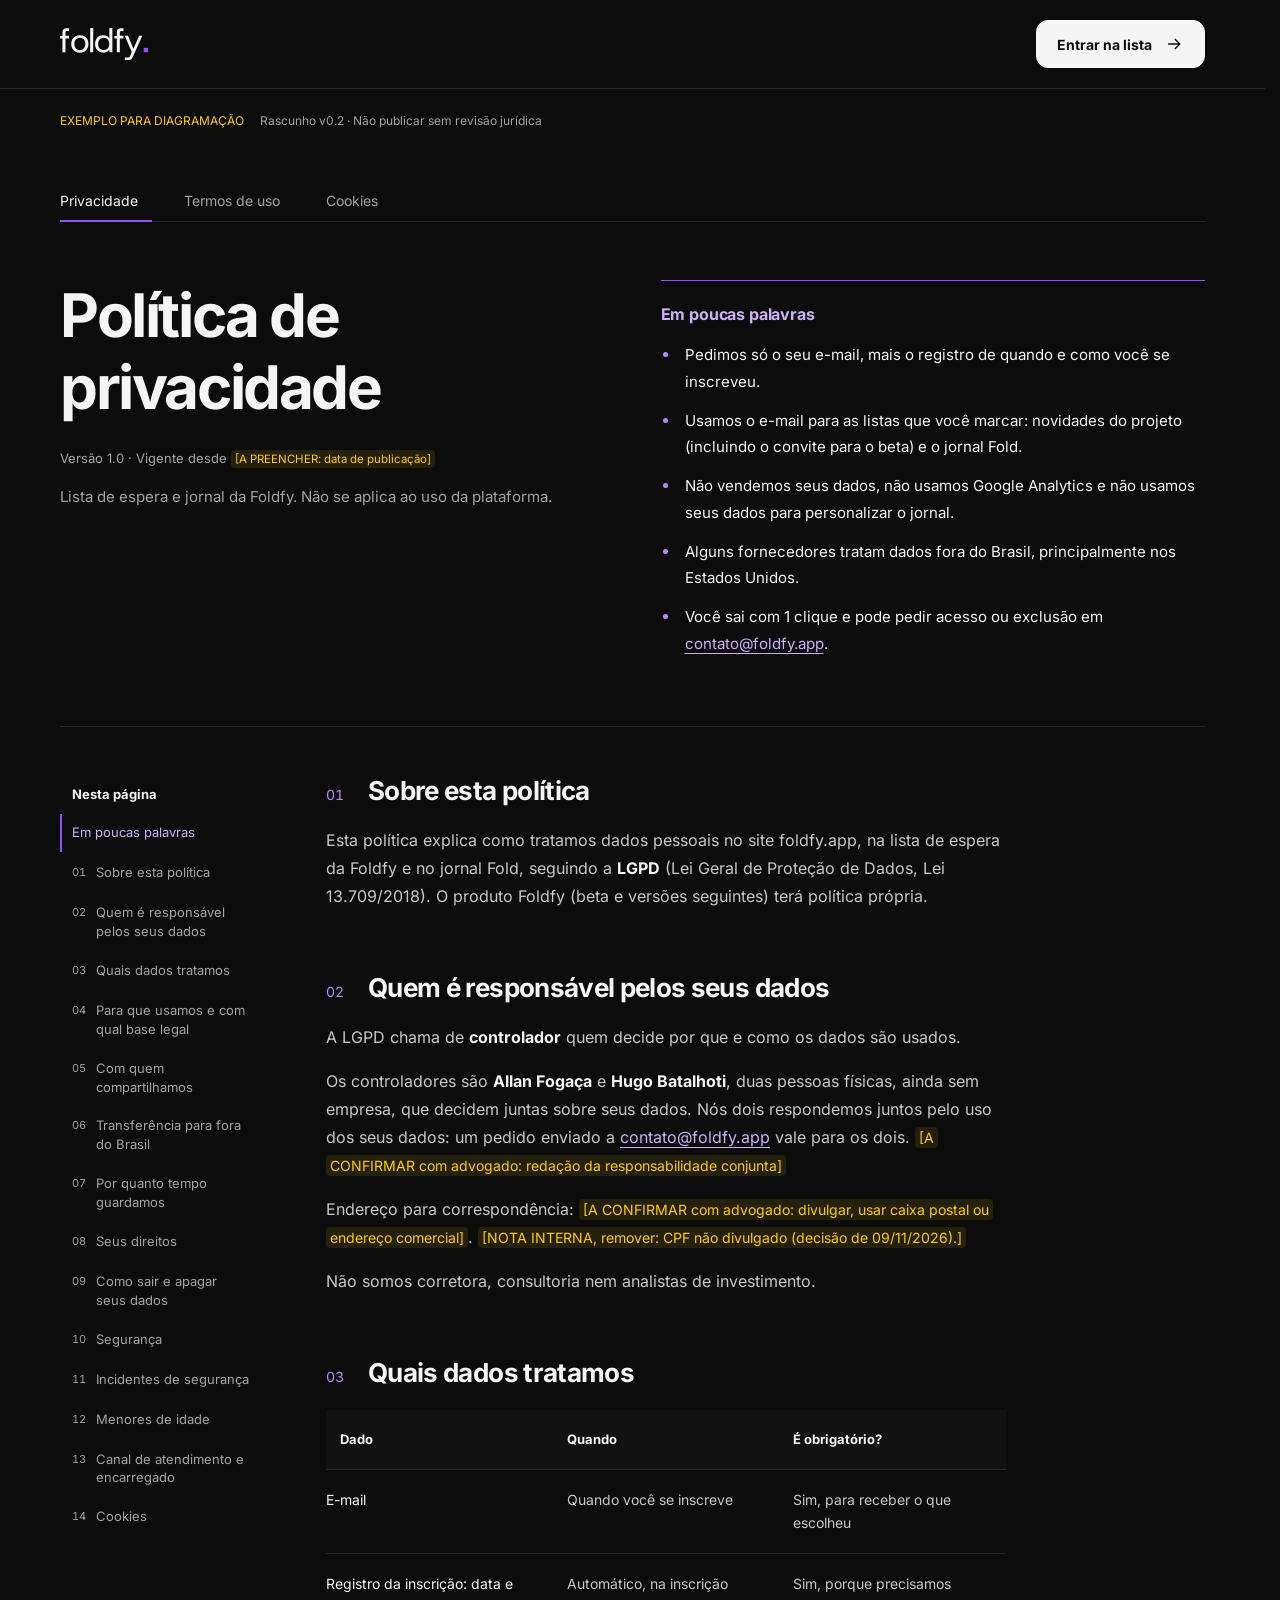
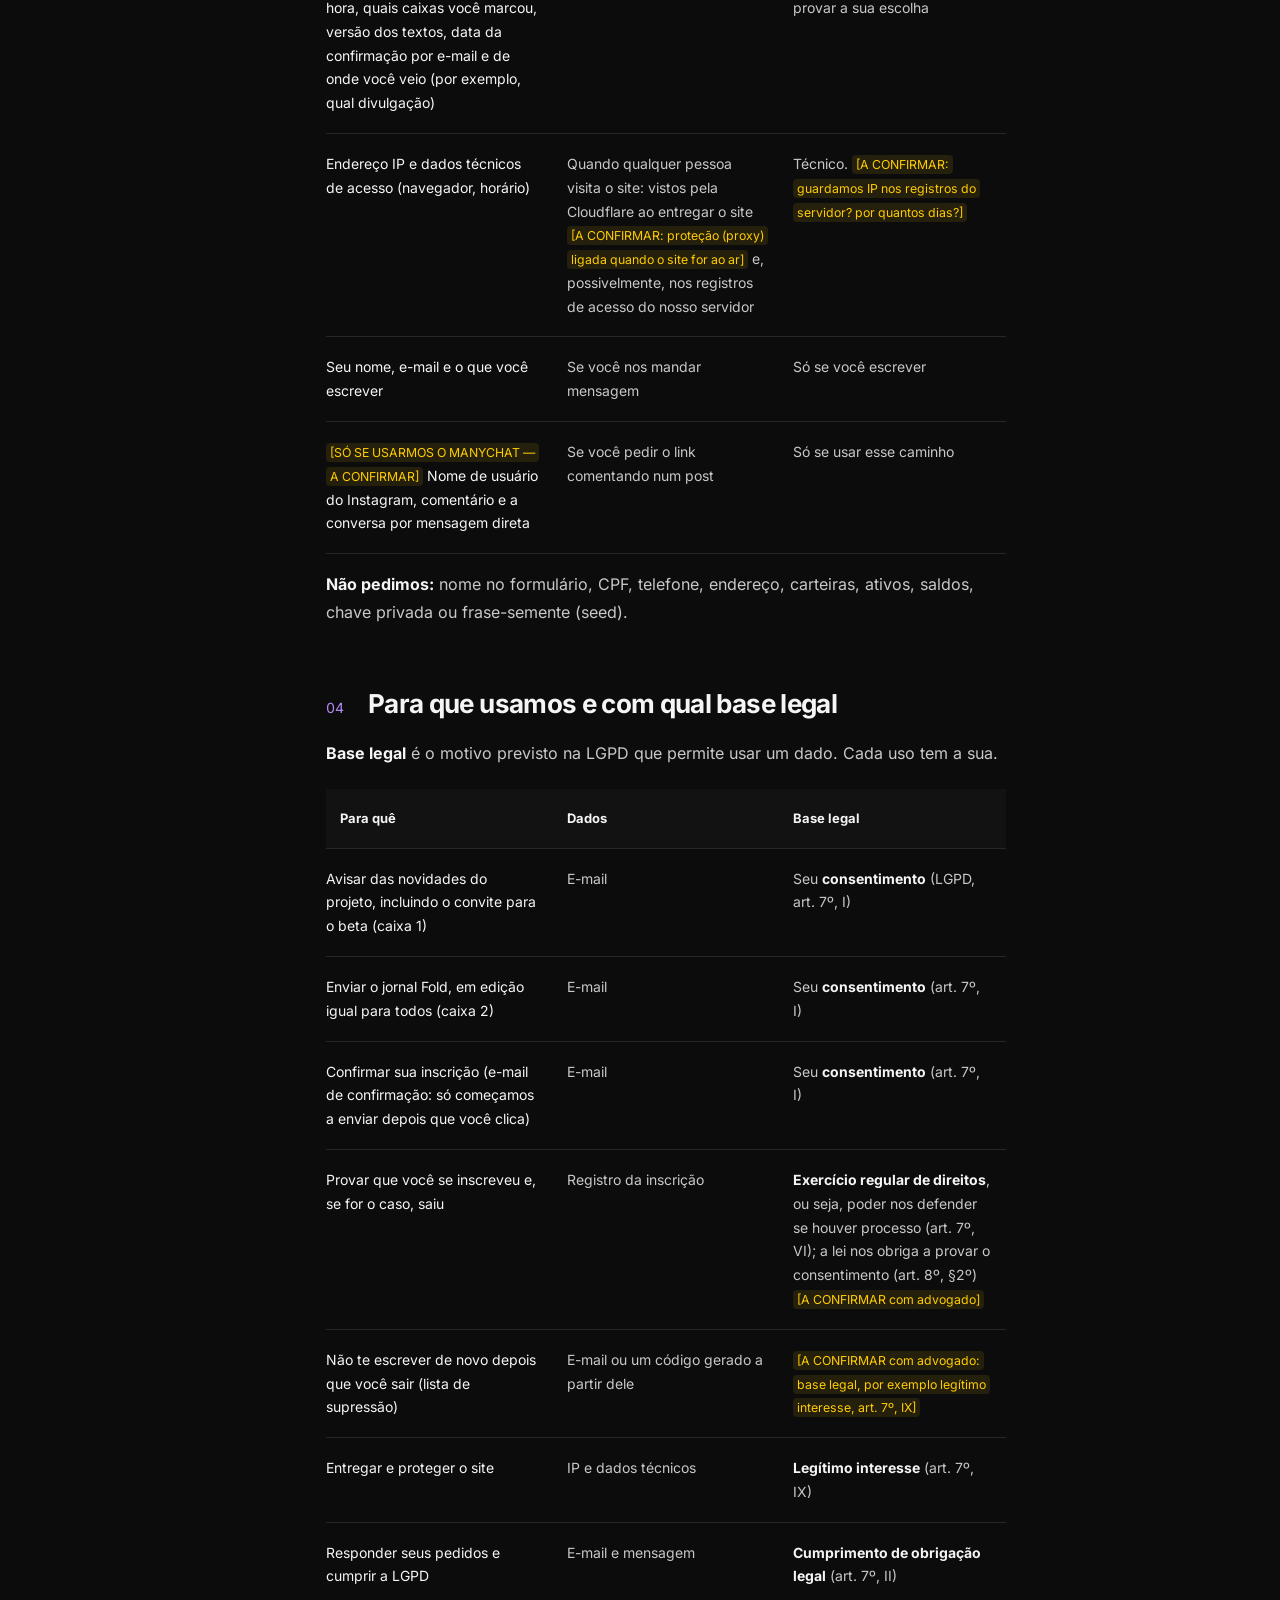
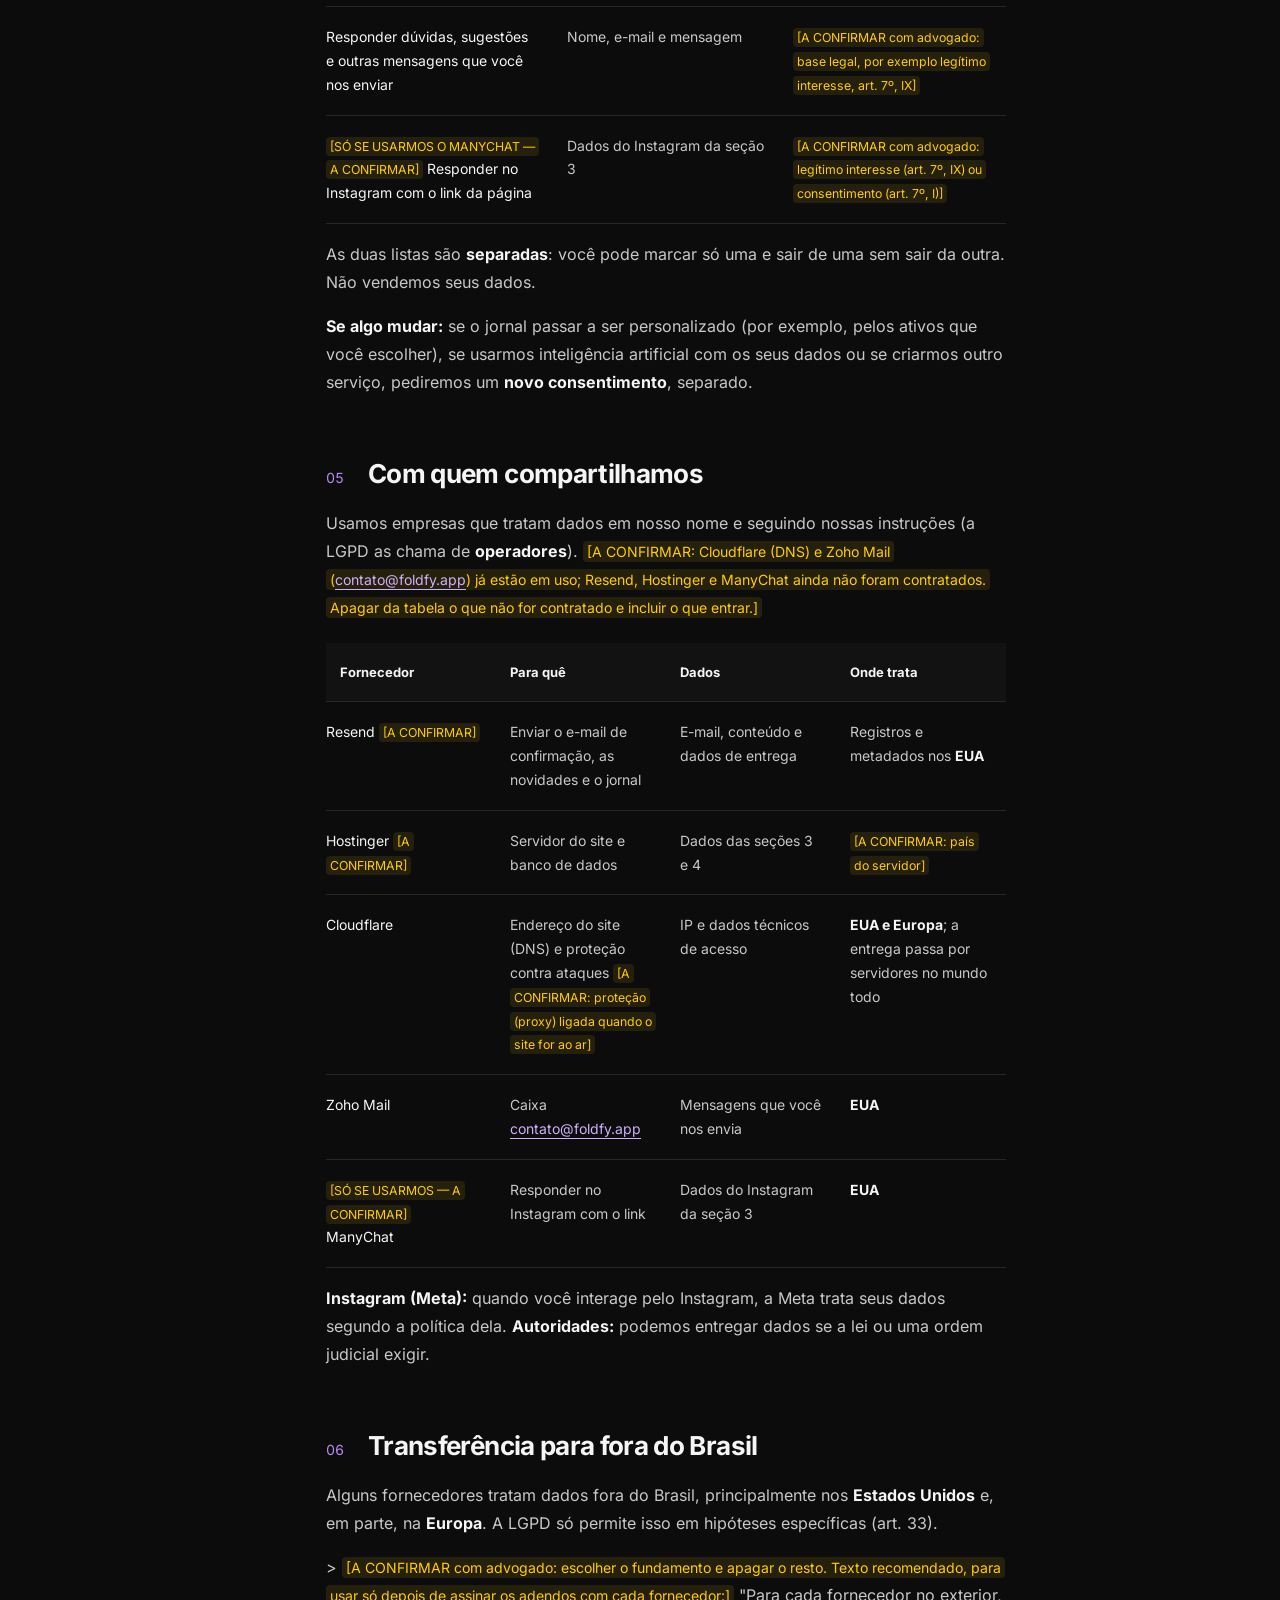
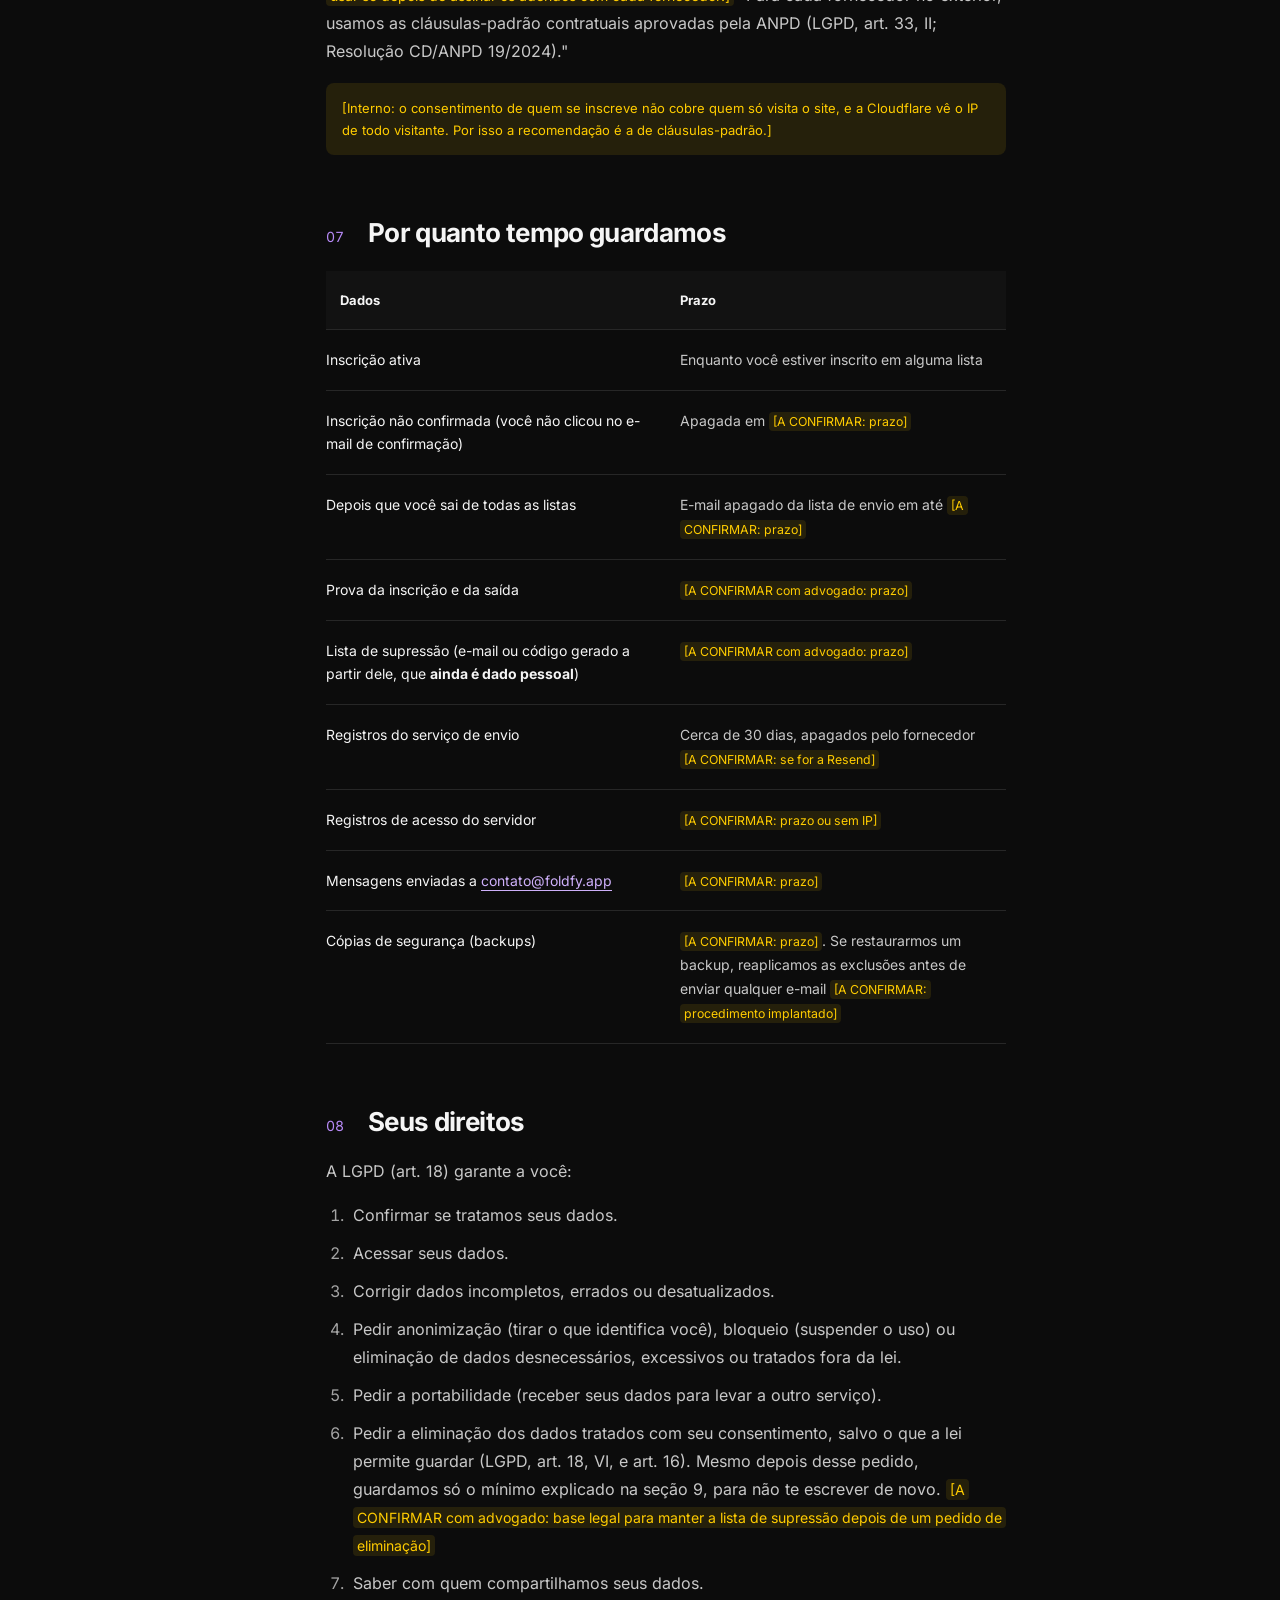
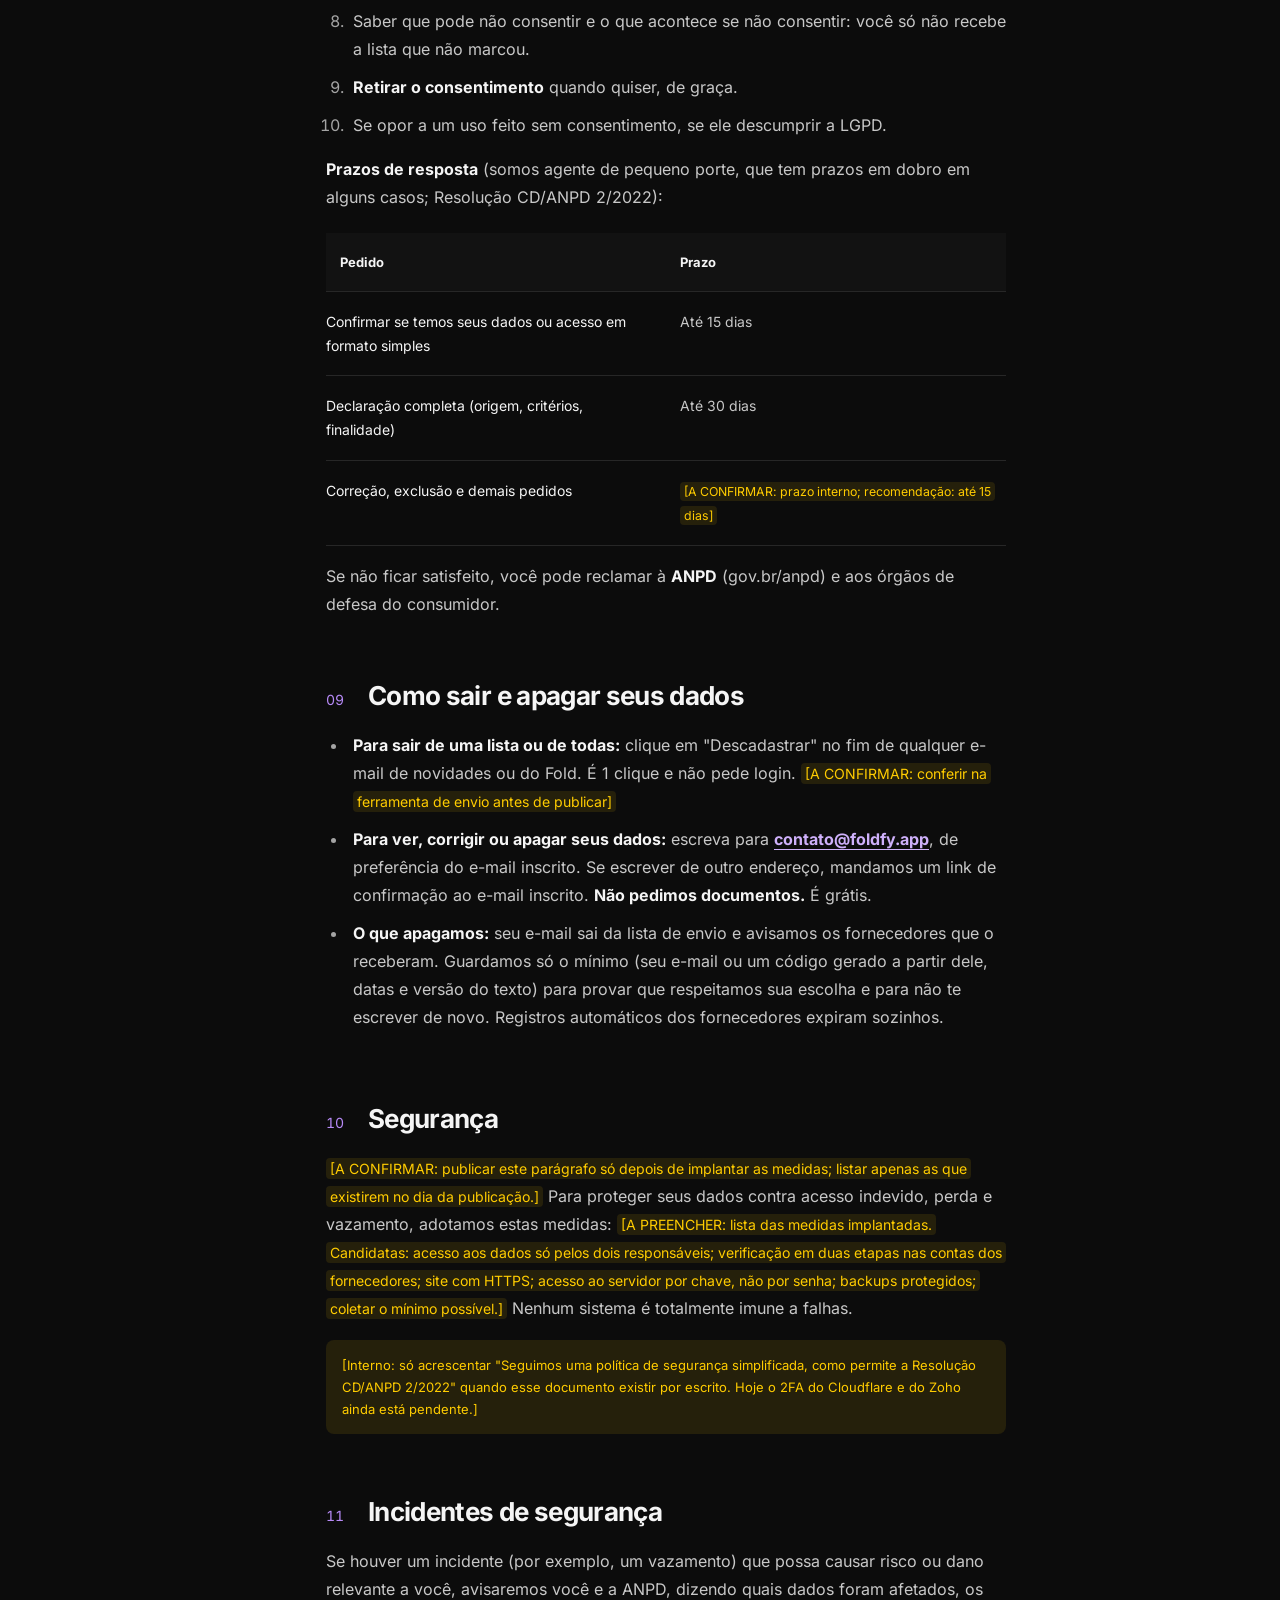
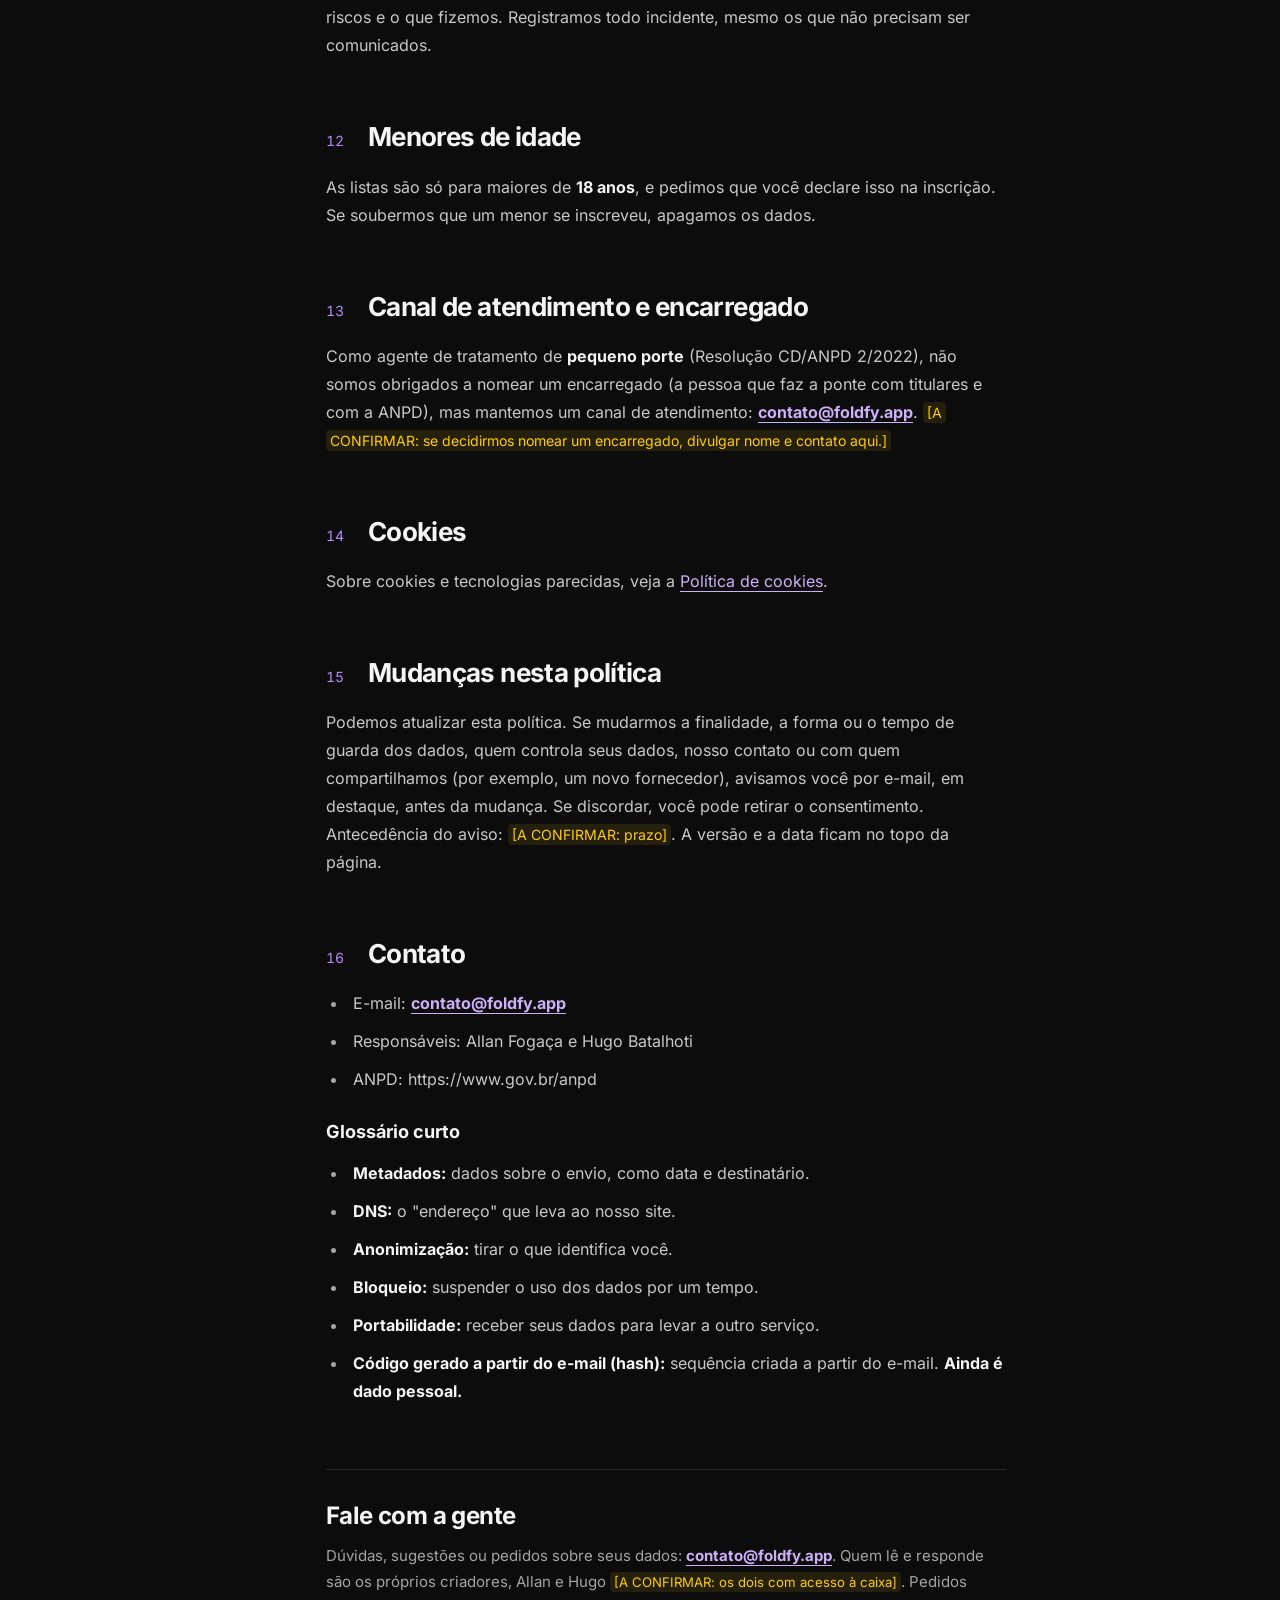
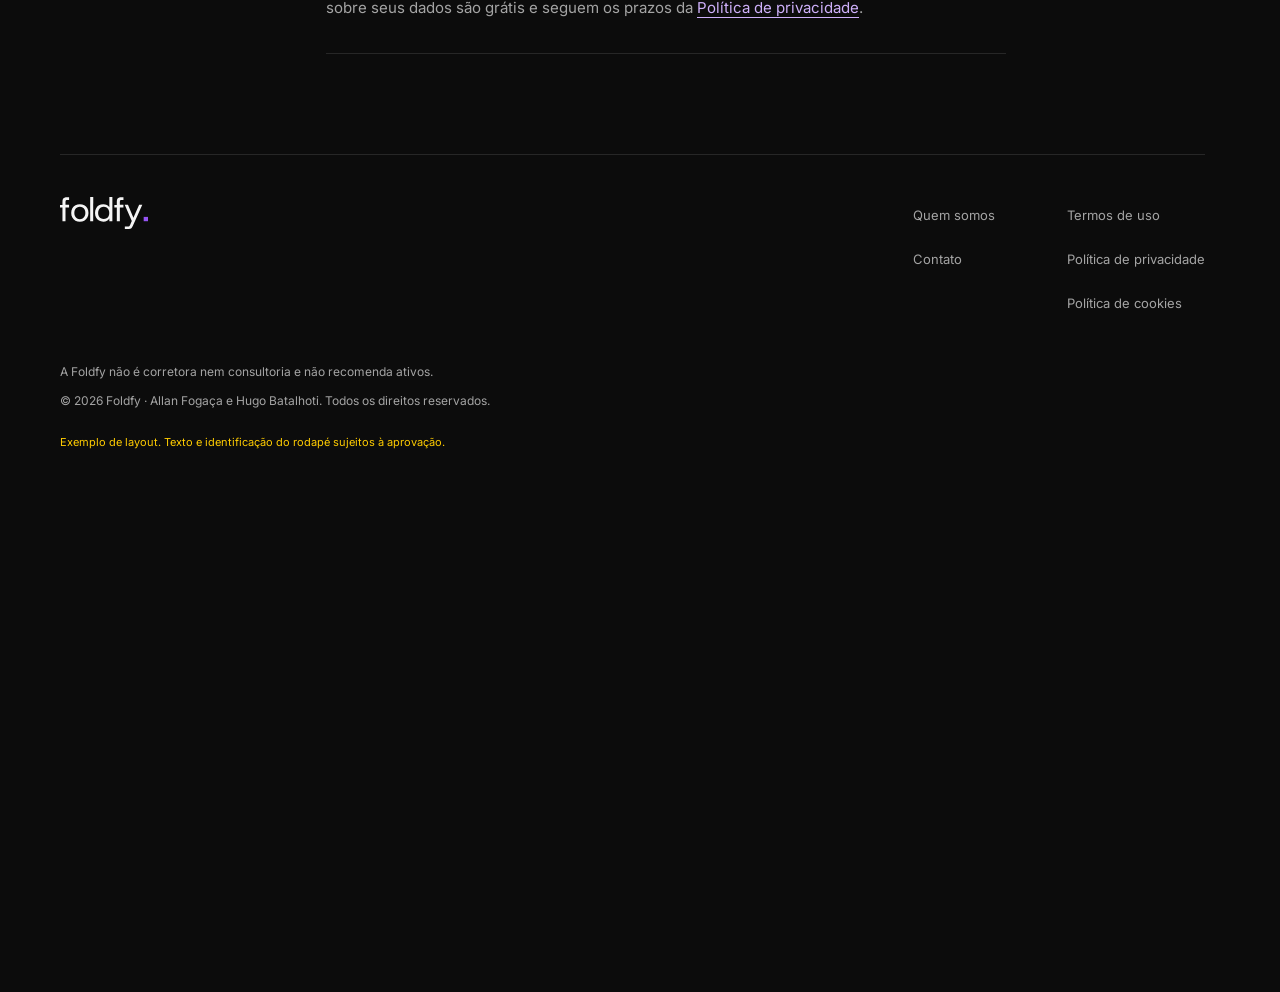
<file: index.html>
<!doctype html><html lang="pt-BR"><head><meta charset="utf-8"><meta name="robots" content="noindex,nofollow"><meta http-equiv="refresh" content="0; url=privacidade.html"><title>Foldfy · Páginas legais</title><link rel="canonical" href="privacidade.html"></head><body><a href="privacidade.html">Abrir Política de privacidade</a></body></html>
</file>
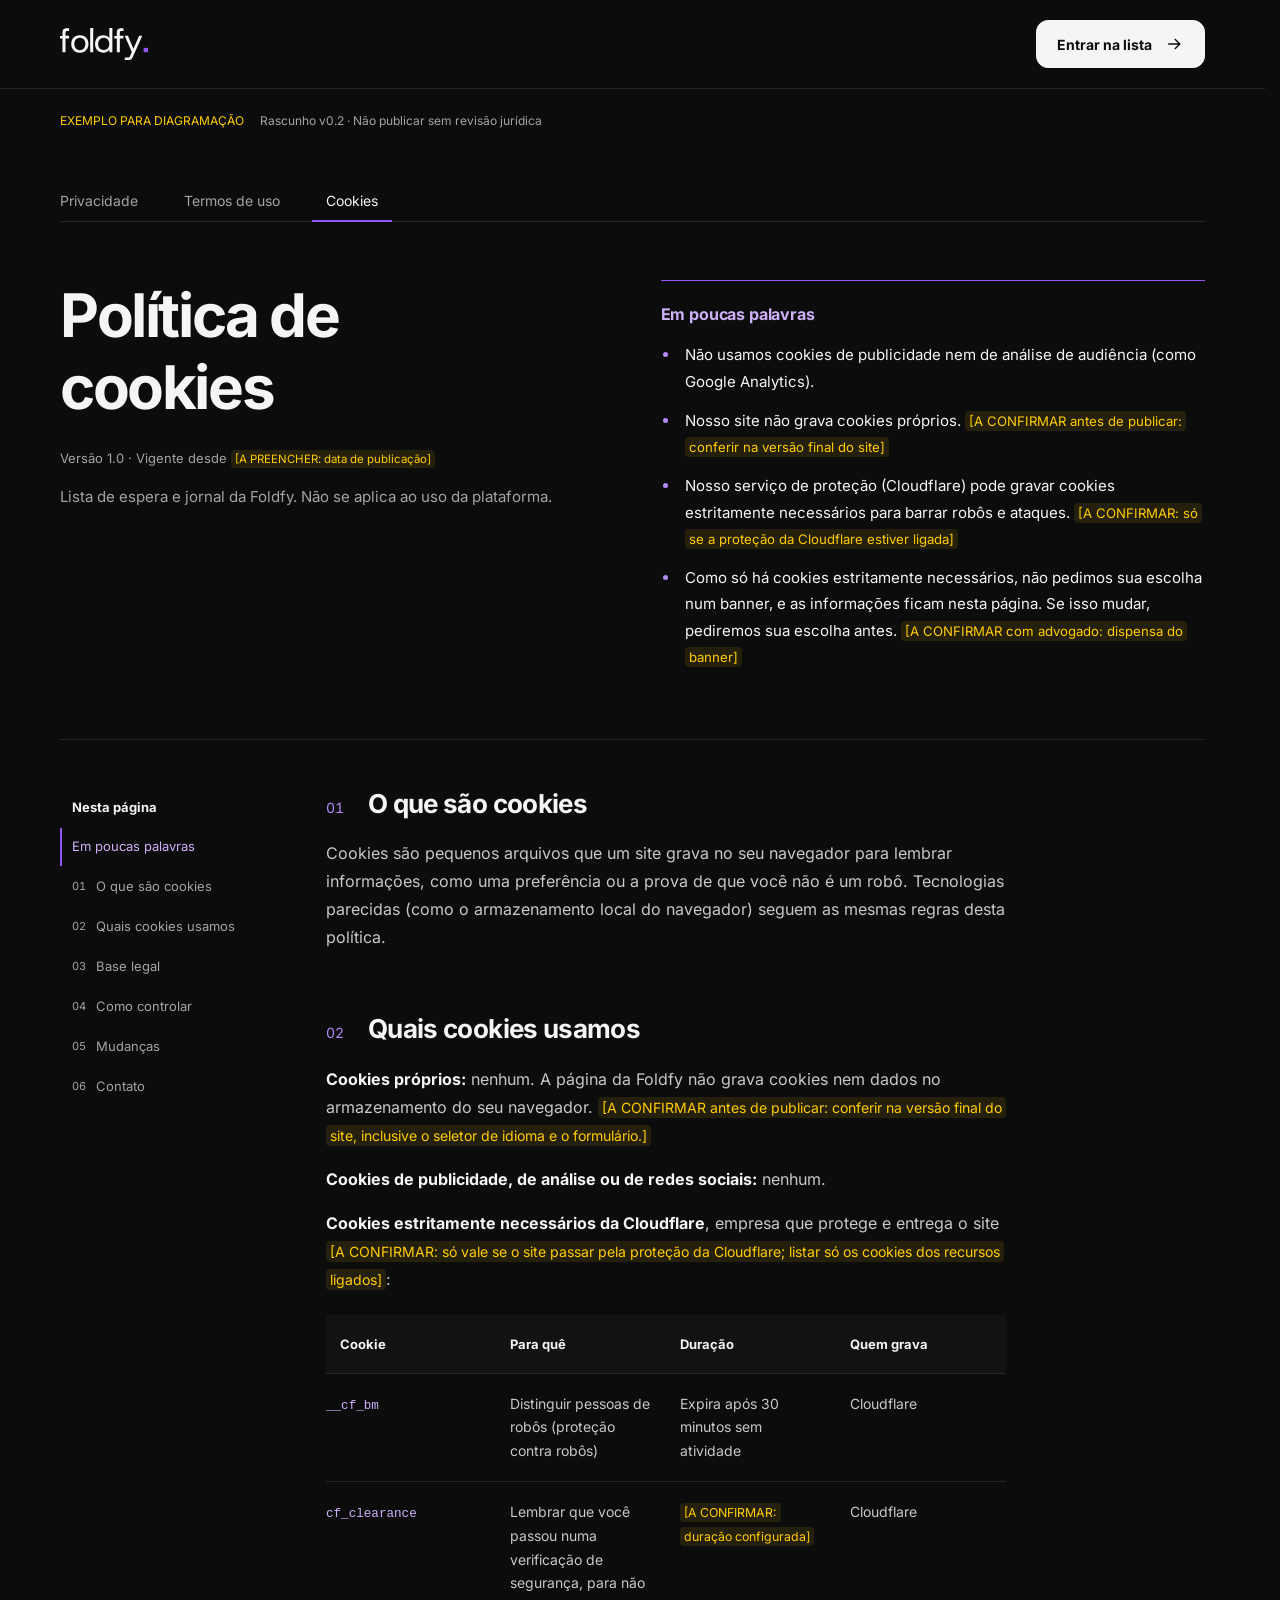
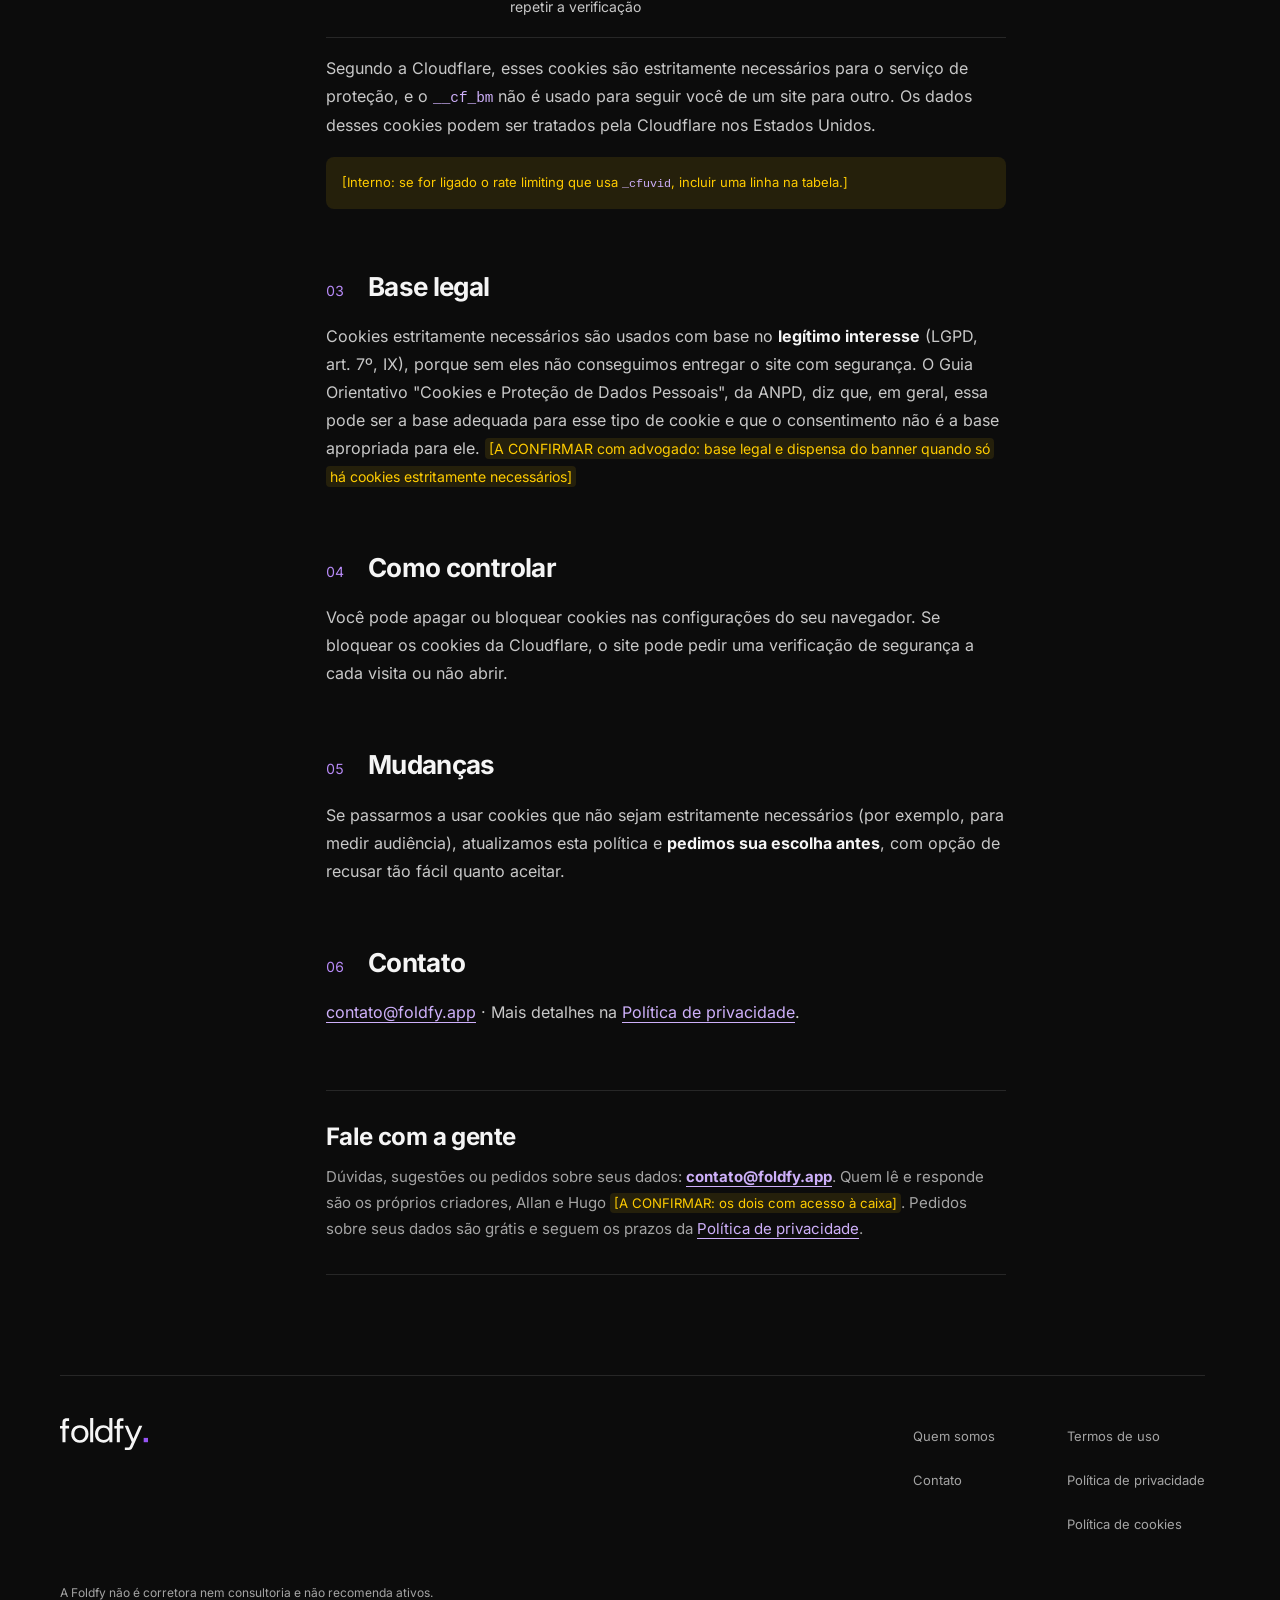
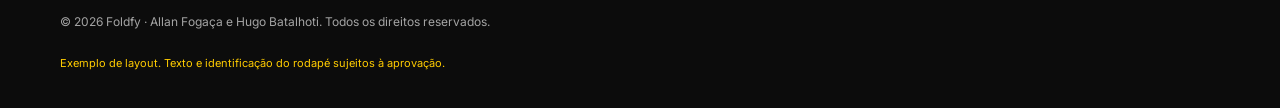
<file: cookies.html>
<!doctype html><html lang="pt-BR"><head><meta charset="utf-8"><meta name="viewport" content="width=device-width,initial-scale=1"><meta name="robots" content="noindex,nofollow"><meta name="color-scheme" content="dark"><title>Foldfy · Política de cookies</title><link rel="icon" href="assets/logo-foldfy.svg" type="image/svg+xml"><link rel="stylesheet" href="styles.css"><script src="app.js" defer></script></head><body class="b-editorial"><a class="skip" href="#conteudo">Pular para o conteúdo</a><header class="site-header"><div class="header-inner"><a href="demo.html" aria-label="Foldfy, voltar ao exemplo da captura"><img src="assets/logo-foldfy.svg" width="88" height="32" alt="Foldfy"></a><a class="button primary" href="demo.html#inscricao">Entrar na lista <svg aria-hidden="true" viewBox="0 0 24 24" fill="none" stroke="currentColor" stroke-width="1.6"><path d="M5 12h14M13 6l6 6-6 6"/></svg></a></div></header><div class="draft"><span>EXEMPLO PARA DIAGRAMAÇÃO</span> Rascunho v0.2 · Não publicar sem revisão jurídica</div><main id="conteudo" class="editorial-layout"><nav class="doc-nav" aria-label="Documentos legais"><a href="privacidade.html">Privacidade</a><a href="termos.html">Termos de uso</a><a href="cookies.html" aria-current="page">Cookies</a></nav><div class="document-opening"><div class="document-title"><h1>Política de cookies</h1><p class="version">Versão 1.0 · Vigente desde <mark>[A PREENCHER: data de publicação]</mark></p><p class="scope">Lista de espera e jornal da Foldfy. Não se aplica ao uso da plataforma.</p></div><section id="resumo" class="summary"><h2>Em poucas palavras</h2><ul>
<li>Não usamos cookies de publicidade nem de análise de audiência (como Google Analytics).</li>
<li>Nosso site não grava cookies próprios. <mark>[A CONFIRMAR antes de publicar: conferir na versão final do site]</mark></li>
<li>Nosso serviço de proteção (Cloudflare) pode gravar cookies estritamente necessários para barrar robôs e ataques. <mark>[A CONFIRMAR: só se a proteção da Cloudflare estiver ligada]</mark></li>
<li>Como só há cookies estritamente necessários, não pedimos sua escolha num banner, e as informações ficam nesta página. Se isso mudar, pediremos sua escolha antes. <mark>[A CONFIRMAR com advogado: dispensa do banner]</mark></li>
</ul></section></div><div class="body-columns"><aside class="toc"><details open><summary>Nesta página</summary><nav aria-label="Índice da página"><a href="#resumo">Em poucas palavras</a><a href="#o-que-sao-cookies"><span>01</span> O que são cookies</a><a href="#quais-cookies-usamos"><span>02</span> Quais cookies usamos</a><a href="#base-legal"><span>03</span> Base legal</a><a href="#como-controlar"><span>04</span> Como controlar</a><a href="#mudancas"><span>05</span> Mudanças</a><a href="#contato"><span>06</span> Contato</a></nav></details></aside><article class="reading" aria-label="Texto completo"><section class="legal-section" id="o-que-sao-cookies"><h2><span class="section-number">01</span>O que são cookies</h2><p>Cookies são pequenos arquivos que um site grava no seu navegador para lembrar informações, como uma preferência ou a prova de que você não é um robô. Tecnologias parecidas (como o armazenamento local do navegador) seguem as mesmas regras desta política.</p></section><section class="legal-section" id="quais-cookies-usamos"><h2><span class="section-number">02</span>Quais cookies usamos</h2><p><strong>Cookies próprios:</strong> nenhum. A página da Foldfy não grava cookies nem dados no armazenamento do seu navegador. <mark>[A CONFIRMAR antes de publicar: conferir na versão final do site, inclusive o seletor de idioma e o formulário.]</mark></p>
<p><strong>Cookies de publicidade, de análise ou de redes sociais:</strong> nenhum.</p>
<p><strong>Cookies estritamente necessários da Cloudflare</strong>, empresa que protege e entrega o site <mark>[A CONFIRMAR: só vale se o site passar pela proteção da Cloudflare; listar só os cookies dos recursos ligados]</mark>:</p>
<div class="table-wrap"><table><thead><tr><th scope="col">Cookie</th><th scope="col">Para quê</th><th scope="col">Duração</th><th scope="col">Quem grava</th></tr></thead><tbody>
<tr><td data-label="Cookie"><code>__cf_bm</code></td><td data-label="Para quê">Distinguir pessoas de robôs (proteção contra robôs)</td><td data-label="Duração">Expira após 30 minutos sem atividade</td><td data-label="Quem grava">Cloudflare</td></tr>
<tr><td data-label="Cookie"><code>cf_clearance</code></td><td data-label="Para quê">Lembrar que você passou numa verificação de segurança, para não repetir a verificação</td><td data-label="Duração"><mark>[A CONFIRMAR: duração configurada]</mark></td><td data-label="Quem grava">Cloudflare</td></tr>
</tbody></table></div>
<p>Segundo a Cloudflare, esses cookies são estritamente necessários para o serviço de proteção, e o <code>__cf_bm</code> não é usado para seguir você de um site para outro. Os dados desses cookies podem ser tratados pela Cloudflare nos Estados Unidos.</p>
<aside class="layout-note">[Interno: se for ligado o rate limiting que usa <code>_cfuvid</code>, incluir uma linha na tabela.]</aside></section><section class="legal-section" id="base-legal"><h2><span class="section-number">03</span>Base legal</h2><p>Cookies estritamente necessários são usados com base no <strong>legítimo interesse</strong> (LGPD, art. 7º, IX), porque sem eles não conseguimos entregar o site com segurança. O Guia Orientativo &quot;Cookies e Proteção de Dados Pessoais&quot;, da ANPD, diz que, em geral, essa pode ser a base adequada para esse tipo de cookie e que o consentimento não é a base apropriada para ele. <mark>[A CONFIRMAR com advogado: base legal e dispensa do banner quando só há cookies estritamente necessários]</mark></p></section><section class="legal-section" id="como-controlar"><h2><span class="section-number">04</span>Como controlar</h2><p>Você pode apagar ou bloquear cookies nas configurações do seu navegador. Se bloquear os cookies da Cloudflare, o site pode pedir uma verificação de segurança a cada visita ou não abrir.</p></section><section class="legal-section" id="mudancas"><h2><span class="section-number">05</span>Mudanças</h2><p>Se passarmos a usar cookies que não sejam estritamente necessários (por exemplo, para medir audiência), atualizamos esta política e <strong>pedimos sua escolha antes</strong>, com opção de recusar tão fácil quanto aceitar.</p></section><section class="legal-section" id="contato"><h2><span class="section-number">06</span>Contato</h2><p><a href="mailto:contato@foldfy.app">contato@foldfy.app</a> · Mais detalhes na <a href="privacidade.html">Política de privacidade</a>.</p></section><section class="contact" aria-labelledby="contato-titulo"><h2 id="contato-titulo">Fale com a gente</h2><p> Dúvidas, sugestões ou pedidos sobre seus dados: <strong><a href="mailto:contato@foldfy.app">contato@foldfy.app</a></strong>. Quem lê e responde são os próprios criadores, Allan e Hugo <mark>[A CONFIRMAR: os dois com acesso à caixa]</mark>. Pedidos sobre seus dados são grátis e seguem os prazos da <a href="privacidade.html">Política de privacidade</a>.</p></section></article></div></main><footer class="footer"><div class="footer-top"><a href="demo.html"><img src="assets/logo-foldfy.svg" width="88" height="32" alt="Foldfy"></a><nav aria-label="Empresa"><a href="demo.html#quem-somos">Quem somos</a><a href="mailto:contato@foldfy.app">Contato</a></nav><nav aria-label="Legal"><a href="termos.html">Termos de uso</a><a href="privacidade.html">Política de privacidade</a><a href="cookies.html">Política de cookies</a></nav></div><p>A Foldfy não é corretora nem consultoria e não recomenda ativos.</p><p>© 2026 Foldfy · Allan Fogaça e Hugo Batalhoti. Todos os direitos reservados.</p><small>Exemplo de layout. Texto e identificação do rodapé sujeitos à aprovação.</small></footer></body></html>
</file>
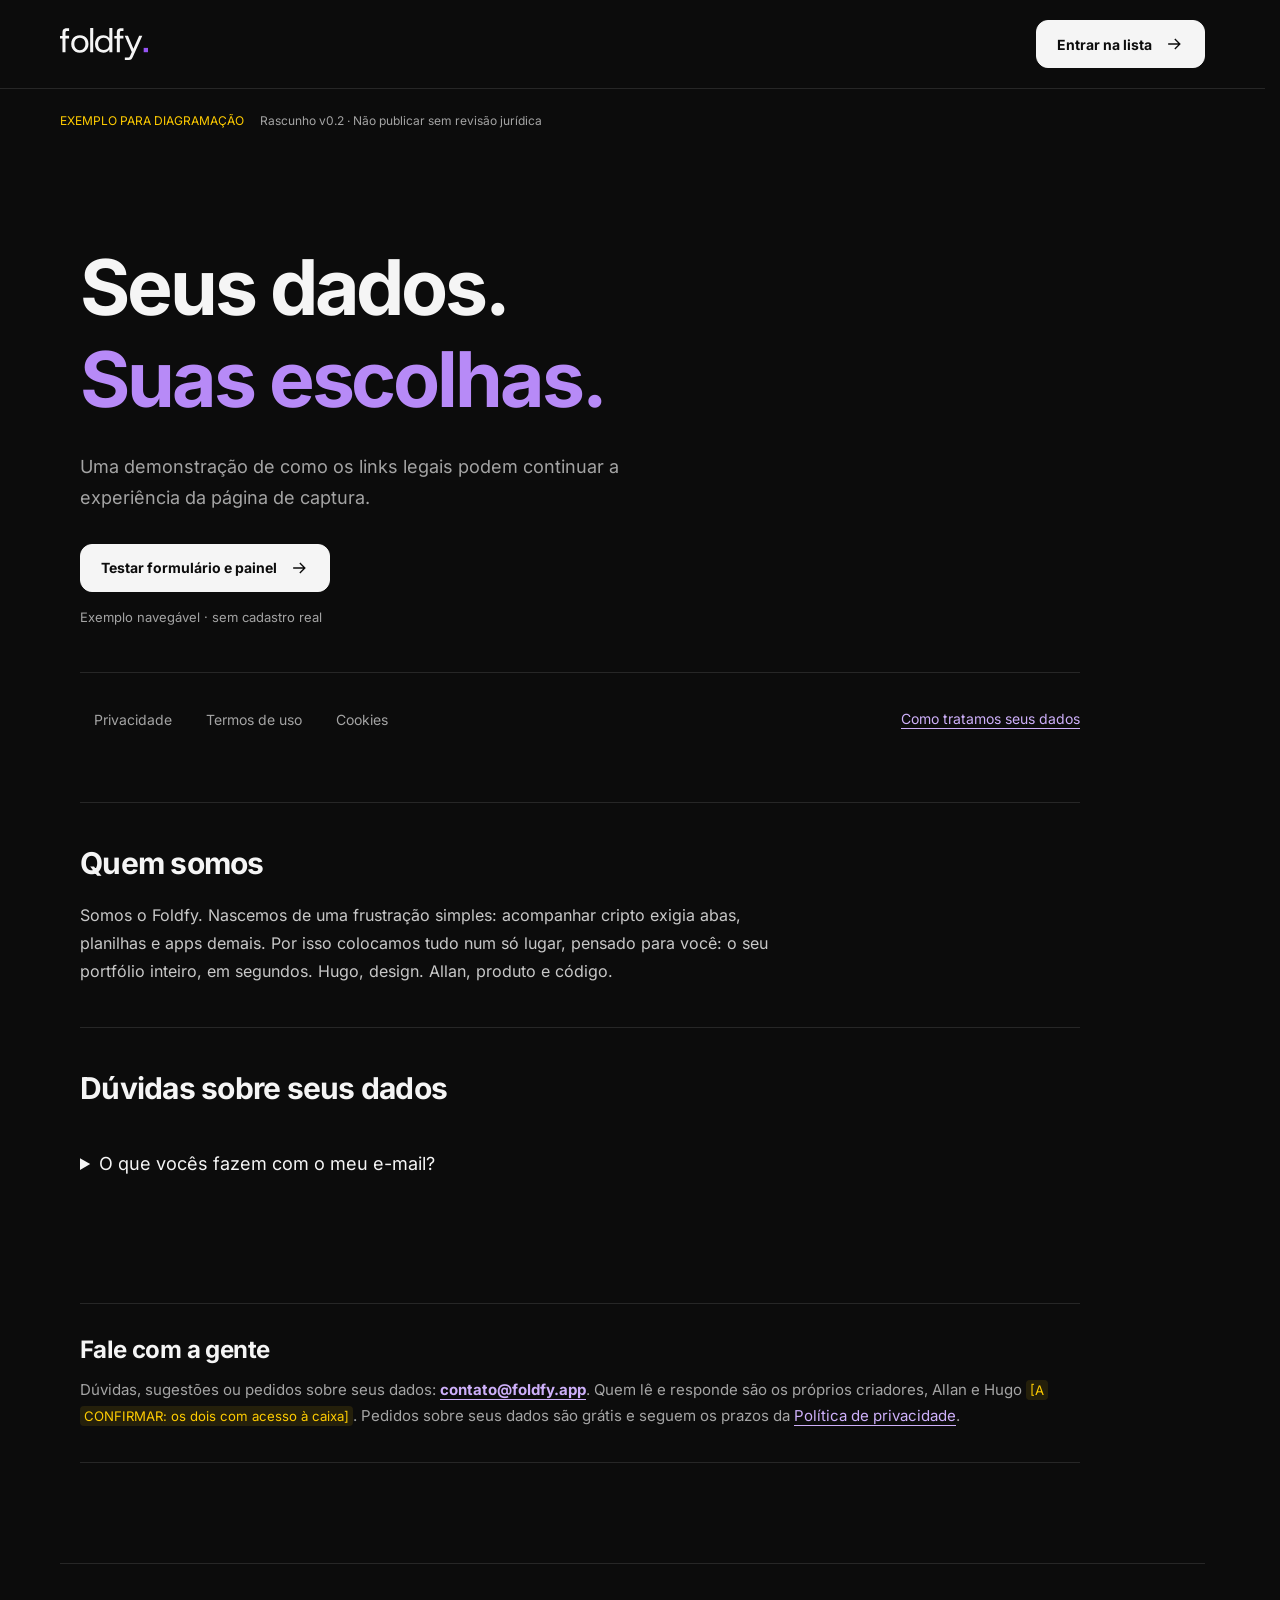
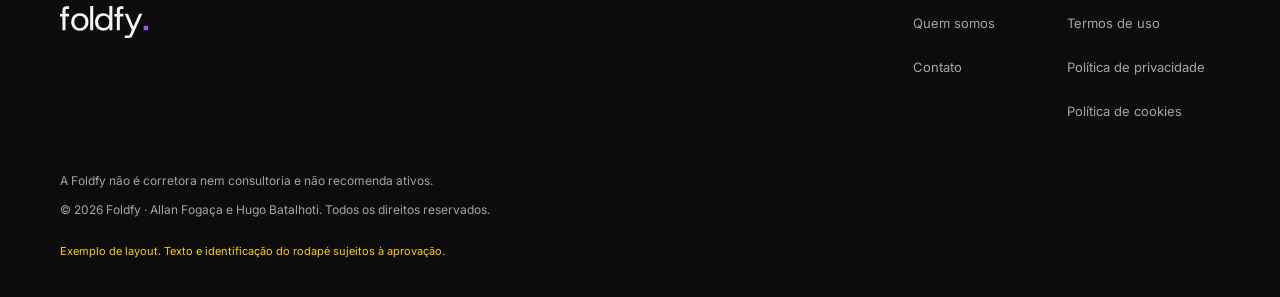
<file: demo.html>
<!doctype html><html lang="pt-BR"><head><meta charset="utf-8"><meta name="viewport" content="width=device-width,initial-scale=1"><meta name="robots" content="noindex,nofollow"><meta name="color-scheme" content="dark"><title>Foldfy · Exemplo da captura e painel de dados</title><link rel="icon" href="assets/logo-foldfy.svg" type="image/svg+xml"><link rel="stylesheet" href="styles.css"><script src="app.js" defer></script></head><body class="b-editorial"><a class="skip" href="#conteudo">Pular para o conteúdo</a><header class="site-header"><div class="header-inner"><a href="demo.html" aria-label="Foldfy, voltar ao exemplo da captura"><img src="assets/logo-foldfy.svg" width="88" height="32" alt="Foldfy"></a><a class="button primary" href="demo.html#inscricao">Entrar na lista <svg aria-hidden="true" viewBox="0 0 24 24" fill="none" stroke="currentColor" stroke-width="1.6"><path d="M5 12h14M13 6l6 6-6 6"/></svg></a></div></header><div class="draft"><span>EXEMPLO PARA DIAGRAMAÇÃO</span> Rascunho v0.2 · Não publicar sem revisão jurídica</div><main id="conteudo" class="demo-main"><section class="demo-hero" id="inscricao"><h1>Seus dados.<br><span>Suas escolhas.</span></h1><p>Uma demonstração de como os links legais podem continuar a experiência da página de captura.</p><button type="button" class="button primary" data-open="signup">Testar formulário e painel <svg aria-hidden="true" viewBox="0 0 24 24" fill="none" stroke="currentColor" stroke-width="1.6"><path d="M5 12h14M13 6l6 6-6 6"/></svg></button><p class="muted">Exemplo navegável · sem cadastro real</p><div class="demo-links"><nav class="doc-nav" aria-label="Documentos legais"><a href="privacidade.html">Privacidade</a><a href="termos.html">Termos de uso</a><a href="cookies.html">Cookies</a></nav><button class="text-button" data-open="data-sheet">Como tratamos seus dados</button></div></section><section class="demo-section" id="quem-somos"><h2>Quem somos</h2><p>Somos o Foldfy. Nascemos de uma frustração simples: acompanhar cripto exigia abas, planilhas e apps demais. Por isso colocamos tudo num só lugar, pensado para você: o seu portfólio inteiro, em segundos. Hugo, design. Allan, produto e código.</p></section><section class="demo-section"><h2>Dúvidas sobre seus dados</h2><details class="faq"><summary>O que vocês fazem com o meu e-mail?</summary><p>Usamos seu e-mail só para o que você escolher no formulário: novidades do projeto (incluindo o convite para o beta), o Fold, o jornal da Foldfy <mark>[A CONFIRMAR: nome]</mark>, ou os dois. Não vendemos seus dados. Você sai quando quiser, com 1 clique. <a href="privacidade.html#resumo">Como tratamos seus dados</a></p><aside class="layout-note">[A CONFIRMAR com Allan: redação do FAQ, incluindo as duas finalidades opcionais.]</aside></details></section><section class="contact" aria-labelledby="contato-titulo"><h2 id="contato-titulo">Fale com a gente</h2><p> Dúvidas, sugestões ou pedidos sobre seus dados: <strong><a href="mailto:contato@foldfy.app">contato@foldfy.app</a></strong>. Quem lê e responde são os próprios criadores, Allan e Hugo <mark>[A CONFIRMAR: os dois com acesso à caixa]</mark>. Pedidos sobre seus dados são grátis e seguem os prazos da <a href="privacidade.html">Política de privacidade</a>.</p></section></main><dialog class="signup" id="signup" aria-labelledby="signup-title"><div class="sheet-header"><h2 id="signup-title">Entre na lista do beta</h2><button class="icon-button" type="button" data-close="signup" aria-label="Fechar inscrição"><svg aria-hidden="true" viewBox="0 0 24 24" fill="none" stroke="currentColor" stroke-width="1.6"><path d="m6 6 12 12M18 6 6 18"/></svg></button></div><p class="muted">Demonstração do formulário. Nenhum dado é enviado ou salvo.</p><form id="signup-form" novalidate><label for="email">Seu e-mail</label><input id="email" name="email" type="email" autocomplete="email" placeholder="nome@exemplo.com" required><fieldset><legend>Escolha o que quer receber</legend><label class="check"><input type="checkbox" name="beta"><span>Novidades do projeto, incluindo o convite para o beta.</span></label><label class="check"><input type="checkbox" name="jornal"><span>Fold, o jornal da Foldfy. <mark>[A CONFIRMAR: nome]</mark></span></label></fieldset><label class="check"><input type="checkbox" name="adulto" required><span>Tenho 18 anos ou mais.</span></label><button type="button" class="text-button" data-open="data-sheet">Como tratamos seus dados</button><p class="prototype-note">Composição ilustrativa do formulário: textos e regras devem ser alinhados com o Hugo. As duas finalidades são independentes.</p><button type="submit" class="button primary">Simular inscrição <svg aria-hidden="true" viewBox="0 0 24 24" fill="none" stroke="currentColor" stroke-width="1.6"><path d="M5 12h14M13 6l6 6-6 6"/></svg></button><p role="status" id="form-status"></p></form></dialog><dialog class="data-sheet" id="data-sheet" aria-labelledby="data-title"><div class="sheet-header"><h2 id="data-title" tabindex="-1">Como tratamos seus dados</h2><button class="icon-button" type="button" data-close="data-sheet" aria-label="Fechar painel de dados"><svg aria-hidden="true" viewBox="0 0 24 24" fill="none" stroke="currentColor" stroke-width="1.6"><path d="m6 6 12 12M18 6 6 18"/></svg></button></div><div class="sheet-body"><div class="data-item"><p><strong>O que pedimos:</strong> só o seu e-mail. Também registramos quando e como você se inscreveu (data e hora, quais caixas marcou, a versão deste texto, quando você confirmou pelo e-mail e de onde veio, por exemplo qual divulgação), para provar a sua escolha.</p></div><div class="data-item"><p><strong>Para quê:</strong> conforme as caixas que você marcar, para (1) avisar das novidades do projeto, incluindo o convite para o beta, e (2) enviar o Fold, o jornal da Foldfy <mark>[A CONFIRMAR: nome]</mark>, igual para todos os inscritos.</p></div><div class="data-item"><p><strong>O que não fazemos:</strong> não vendemos seus dados e não usamos seu e-mail para outra coisa sem pedir de novo.</p></div><div class="data-item"><p><strong>Quem é responsável:</strong> Allan Fogaça e Hugo Batalhoti, os criadores da Foldfy. Empresas que nos ajudam (envio de e-mail, hospedagem, proteção do site e nossa caixa de e-mail) <mark>[A CONFIRMAR: envio e hospedagem ainda não contratados]</mark> podem tratar dados fora do Brasil, principalmente nos Estados Unidos.</p></div><div class="data-item"><p><strong>Como sair:</strong> com 1 clique, no fim de qualquer e-mail de novidades ou do Fold. Você pode sair de uma lista e continuar na outra. <mark>[A CONFIRMAR: conferir na ferramenta de envio antes de publicar]</mark></p></div><div class="data-item"><p><strong>Seus direitos:</strong> você pode pedir acesso, correção ou exclusão dos seus dados em <a href="mailto:contato@foldfy.app">contato@foldfy.app</a>. É grátis e não pedimos documento.</p></div></div><div class="sheet-actions"><a class="button primary" href="privacidade.html" target="_blank" rel="noopener">Ler a política completa <svg aria-hidden="true" viewBox="0 0 24 24" fill="none" stroke="currentColor" stroke-width="1.6"><path d="M5 12h14M13 6l6 6-6 6"/></svg></a><a href="privacidade.html#seus-direitos" target="_blank" rel="noopener">Ver seus direitos</a><small>Os links abrem em nova aba. Sua inscrição continua aqui.</small></div></dialog><footer class="footer"><div class="footer-top"><a href="demo.html"><img src="assets/logo-foldfy.svg" width="88" height="32" alt="Foldfy"></a><nav aria-label="Empresa"><a href="demo.html#quem-somos">Quem somos</a><a href="mailto:contato@foldfy.app">Contato</a></nav><nav aria-label="Legal"><a href="termos.html">Termos de uso</a><a href="privacidade.html">Política de privacidade</a><a href="cookies.html">Política de cookies</a></nav></div><p>A Foldfy não é corretora nem consultoria e não recomenda ativos.</p><p>© 2026 Foldfy · Allan Fogaça e Hugo Batalhoti. Todos os direitos reservados.</p><small>Exemplo de layout. Texto e identificação do rodapé sujeitos à aprovação.</small></footer></body></html>
</file>
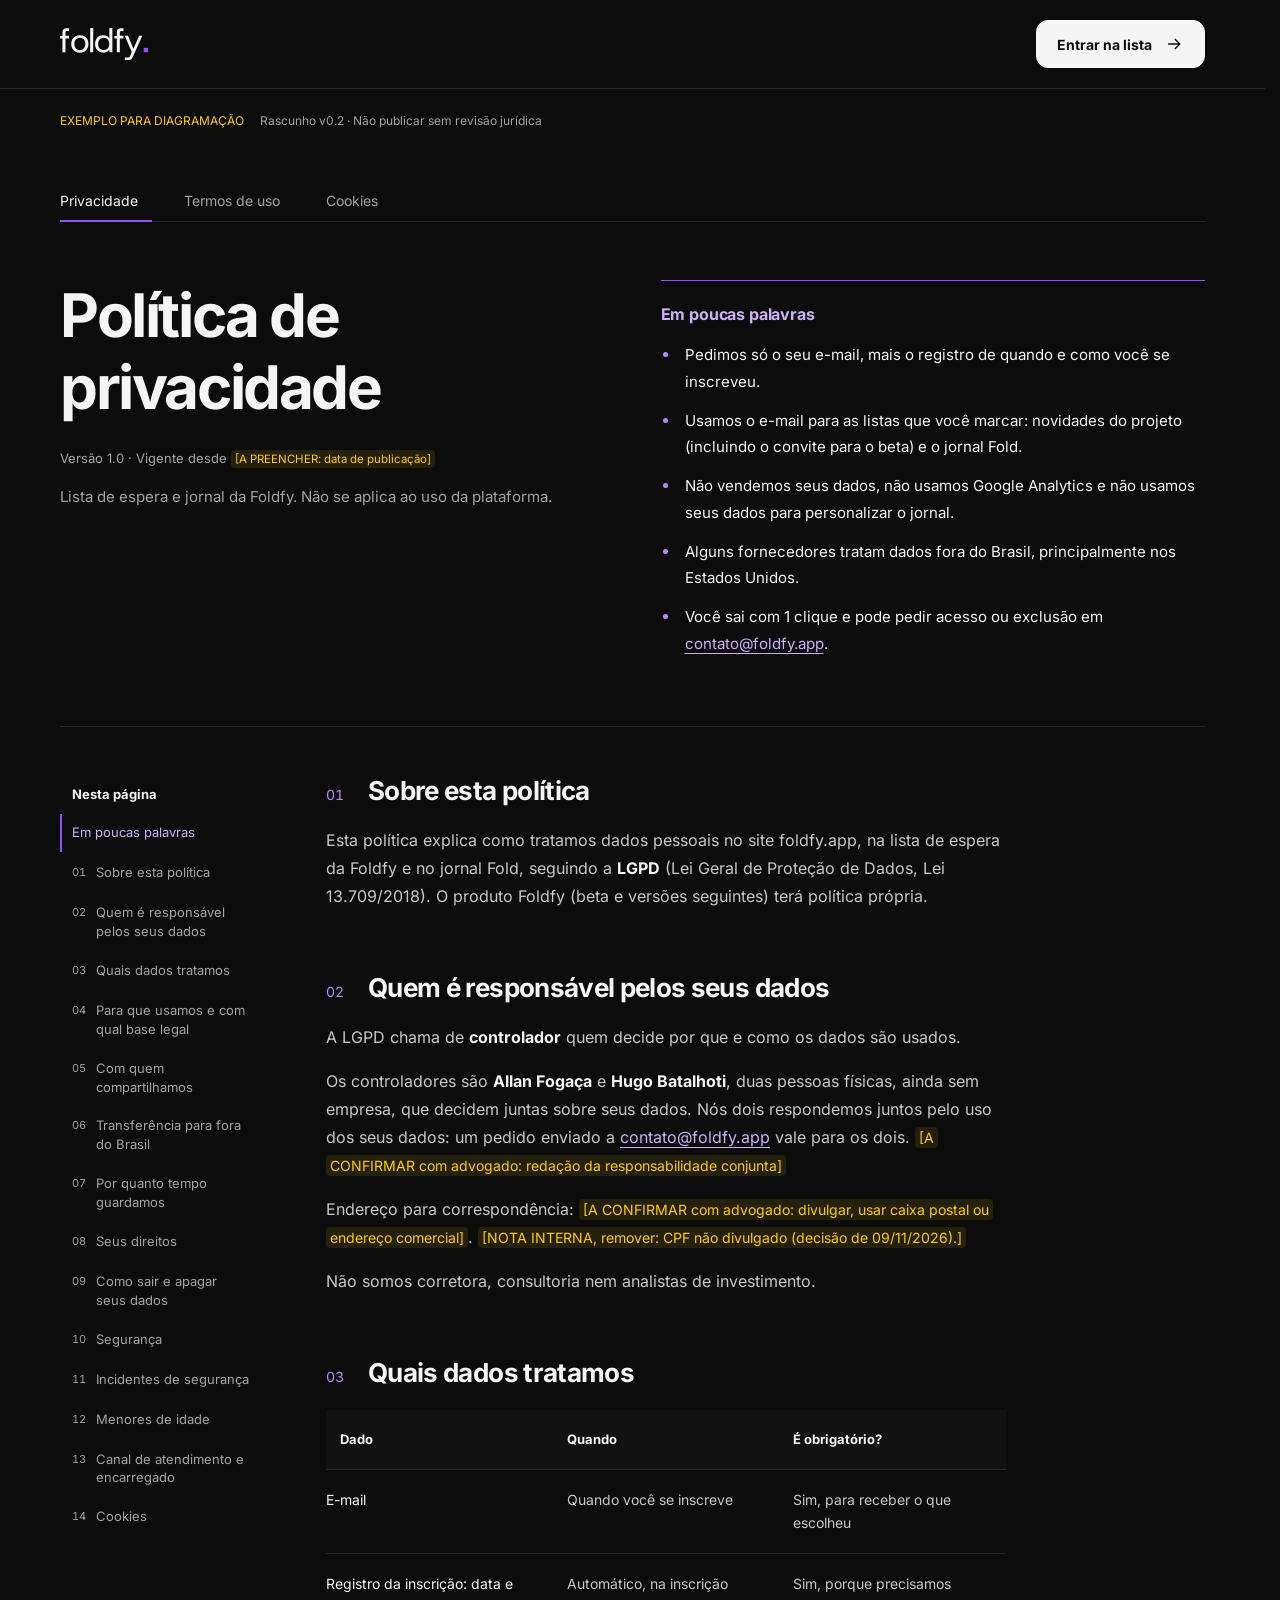
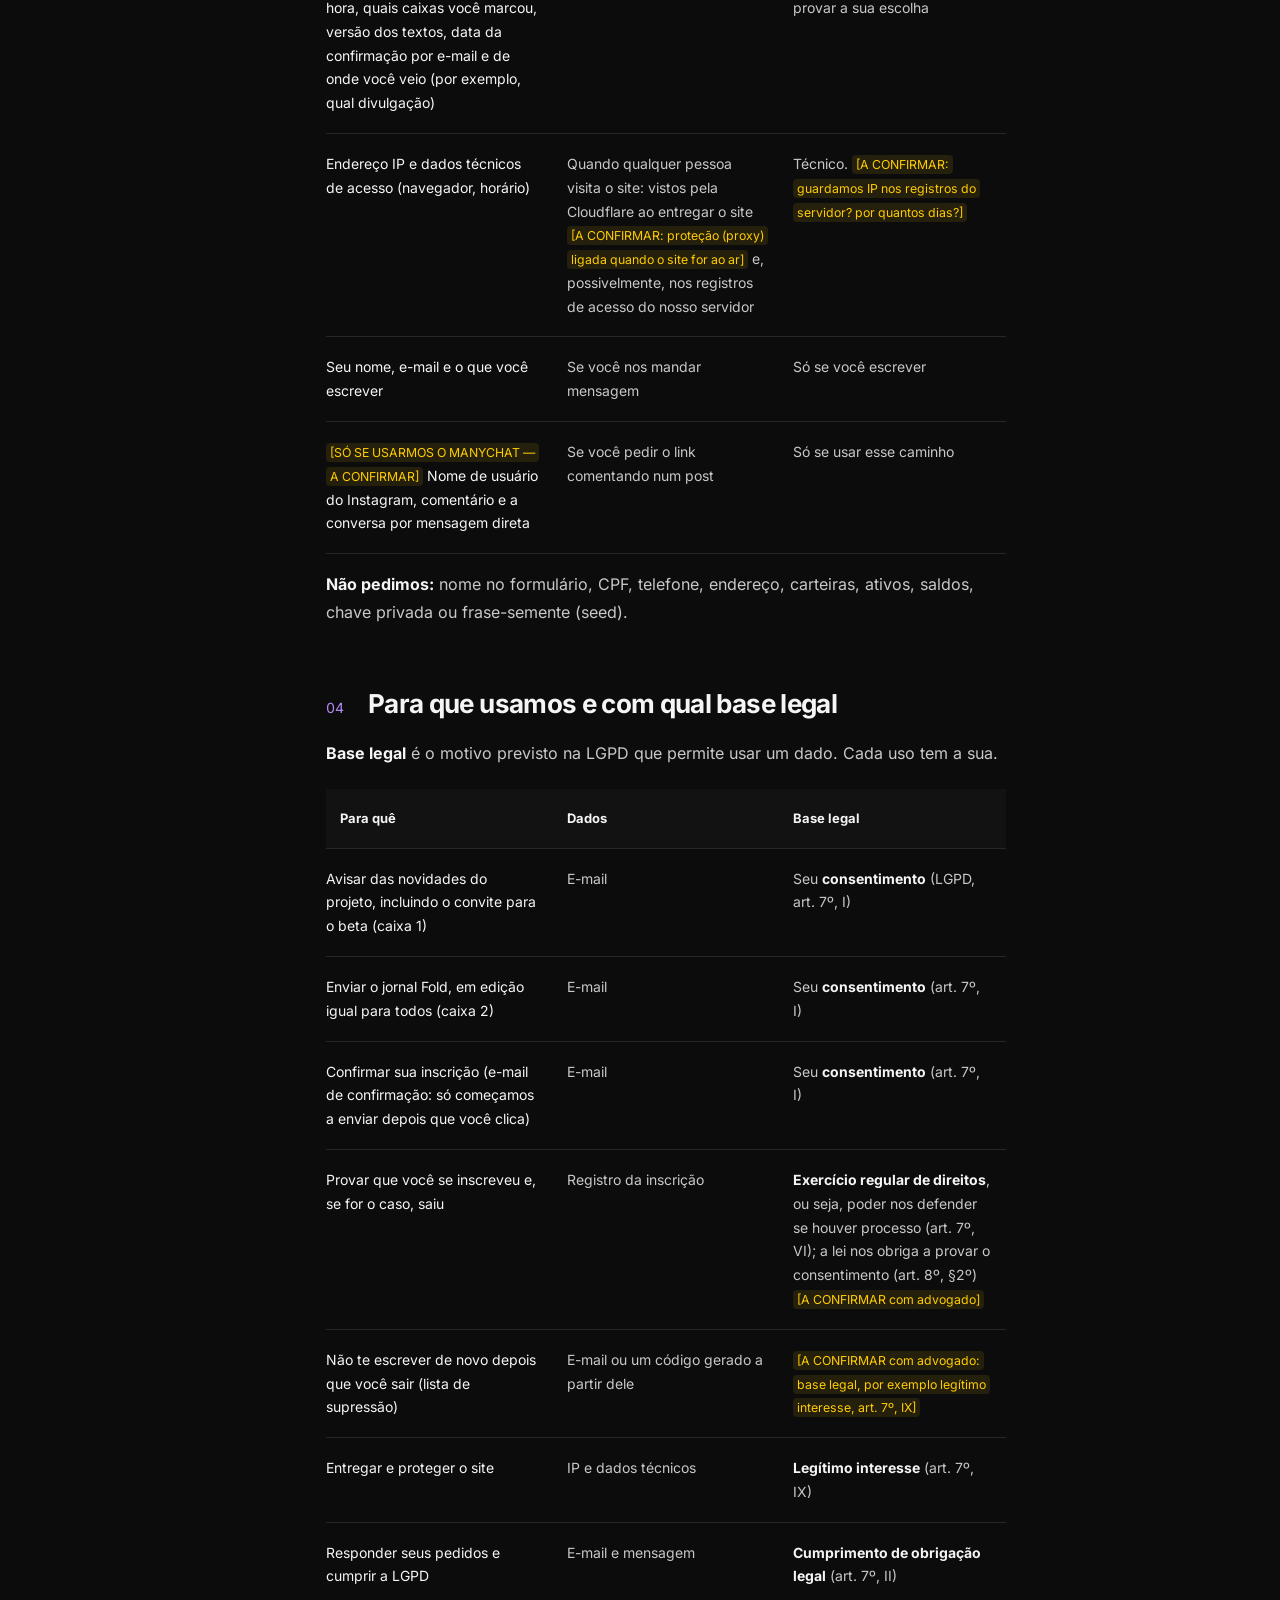
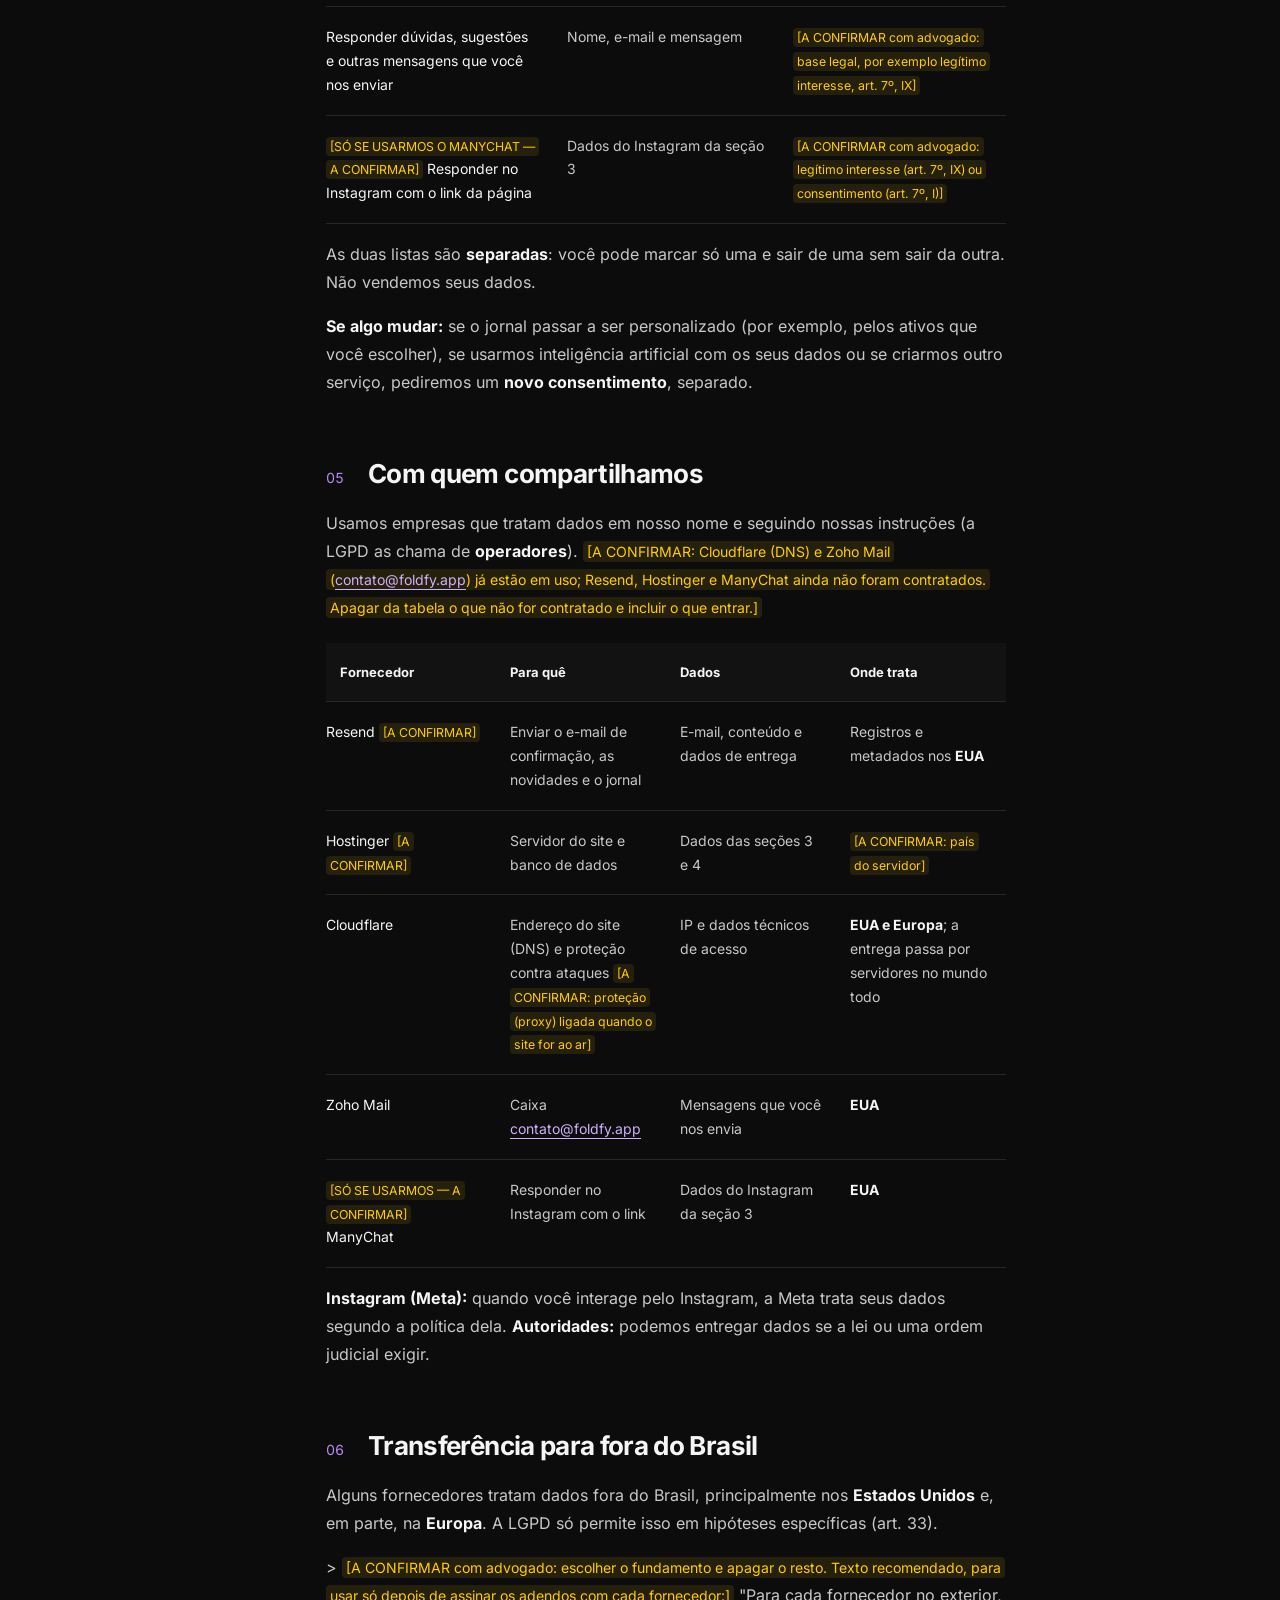
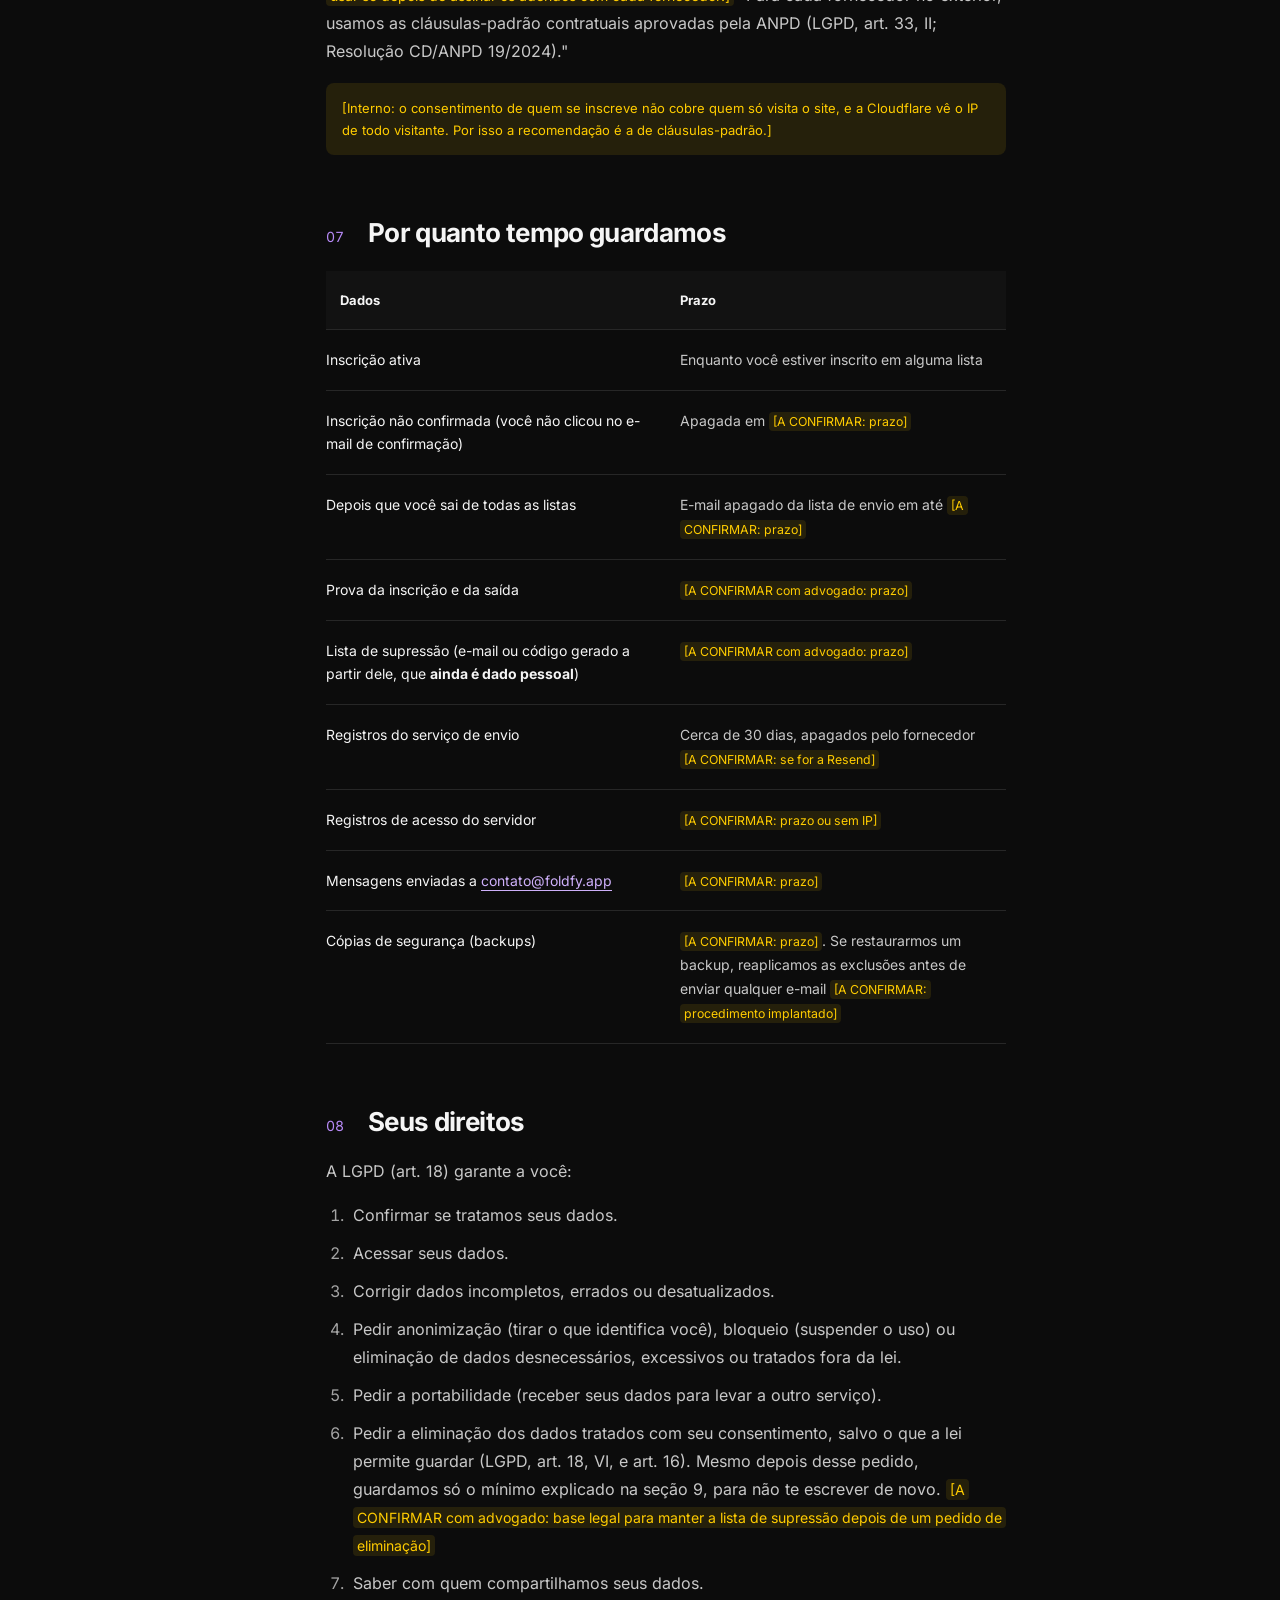
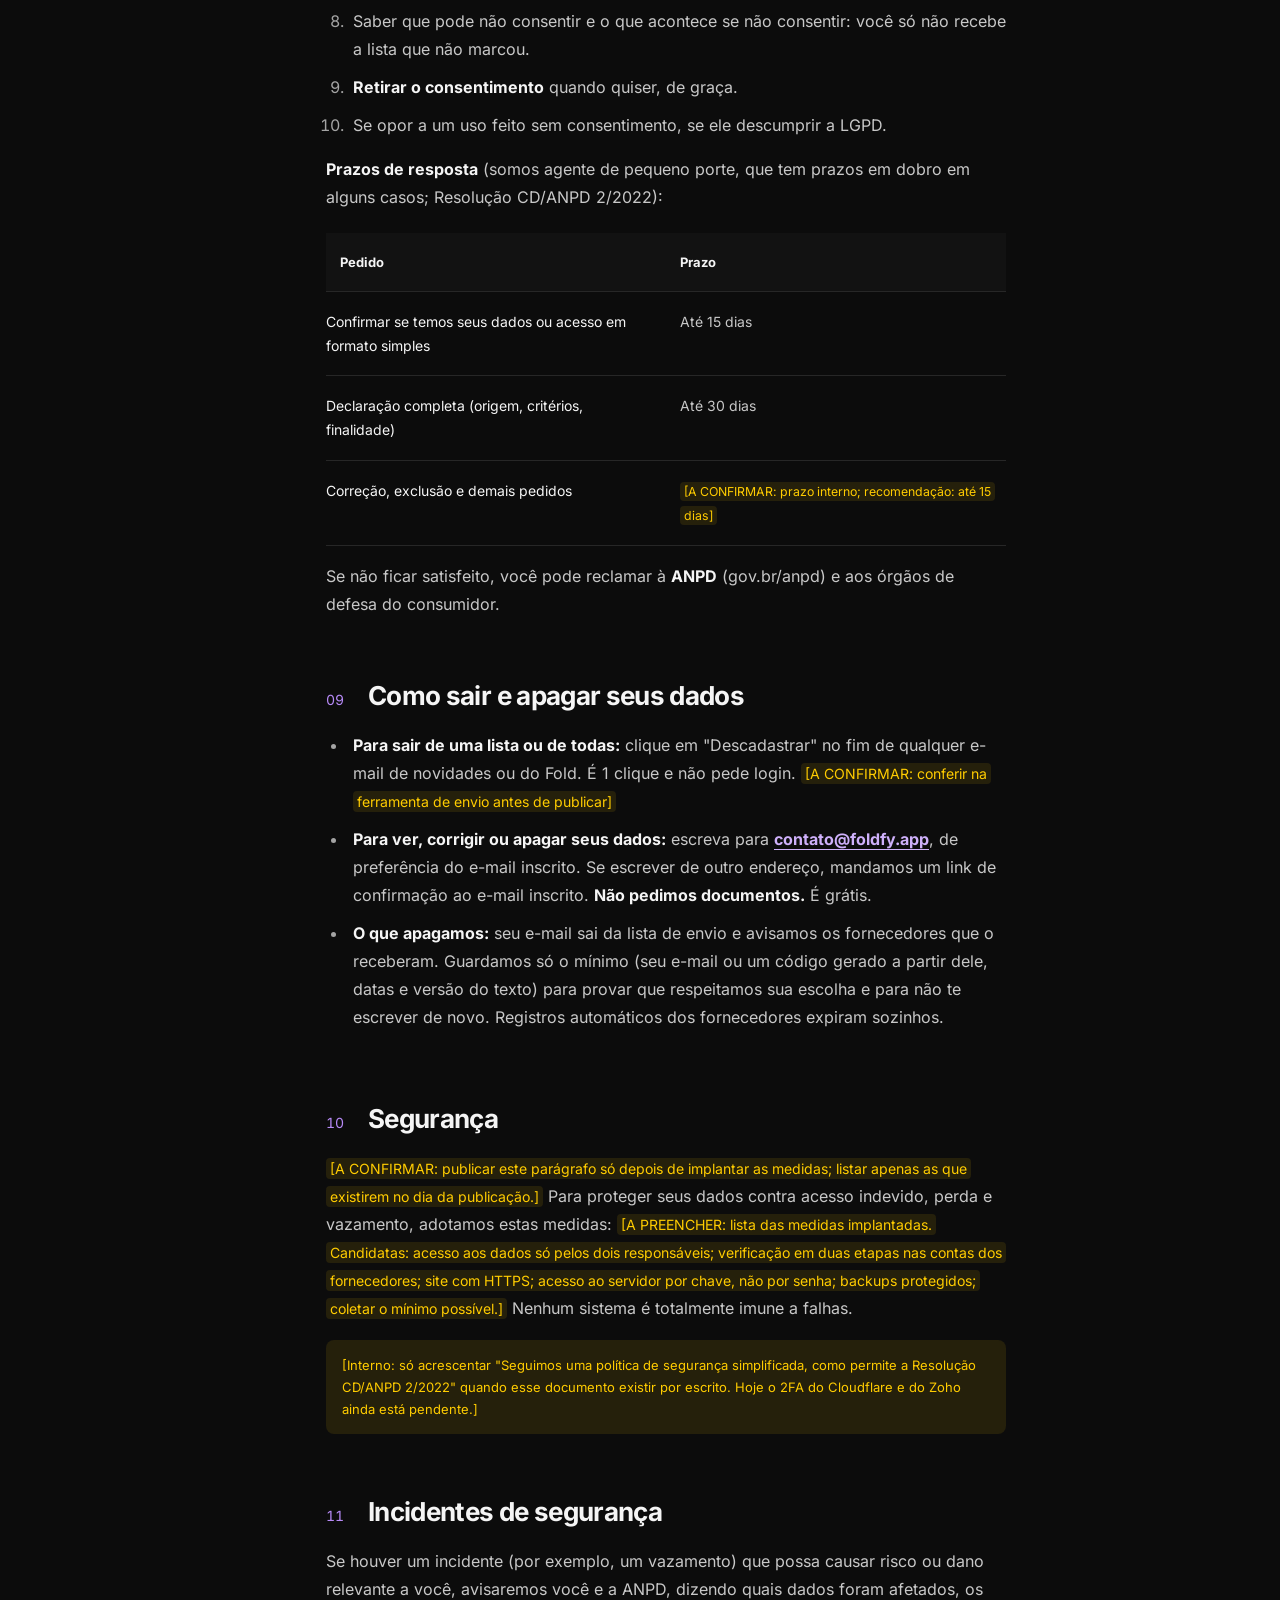
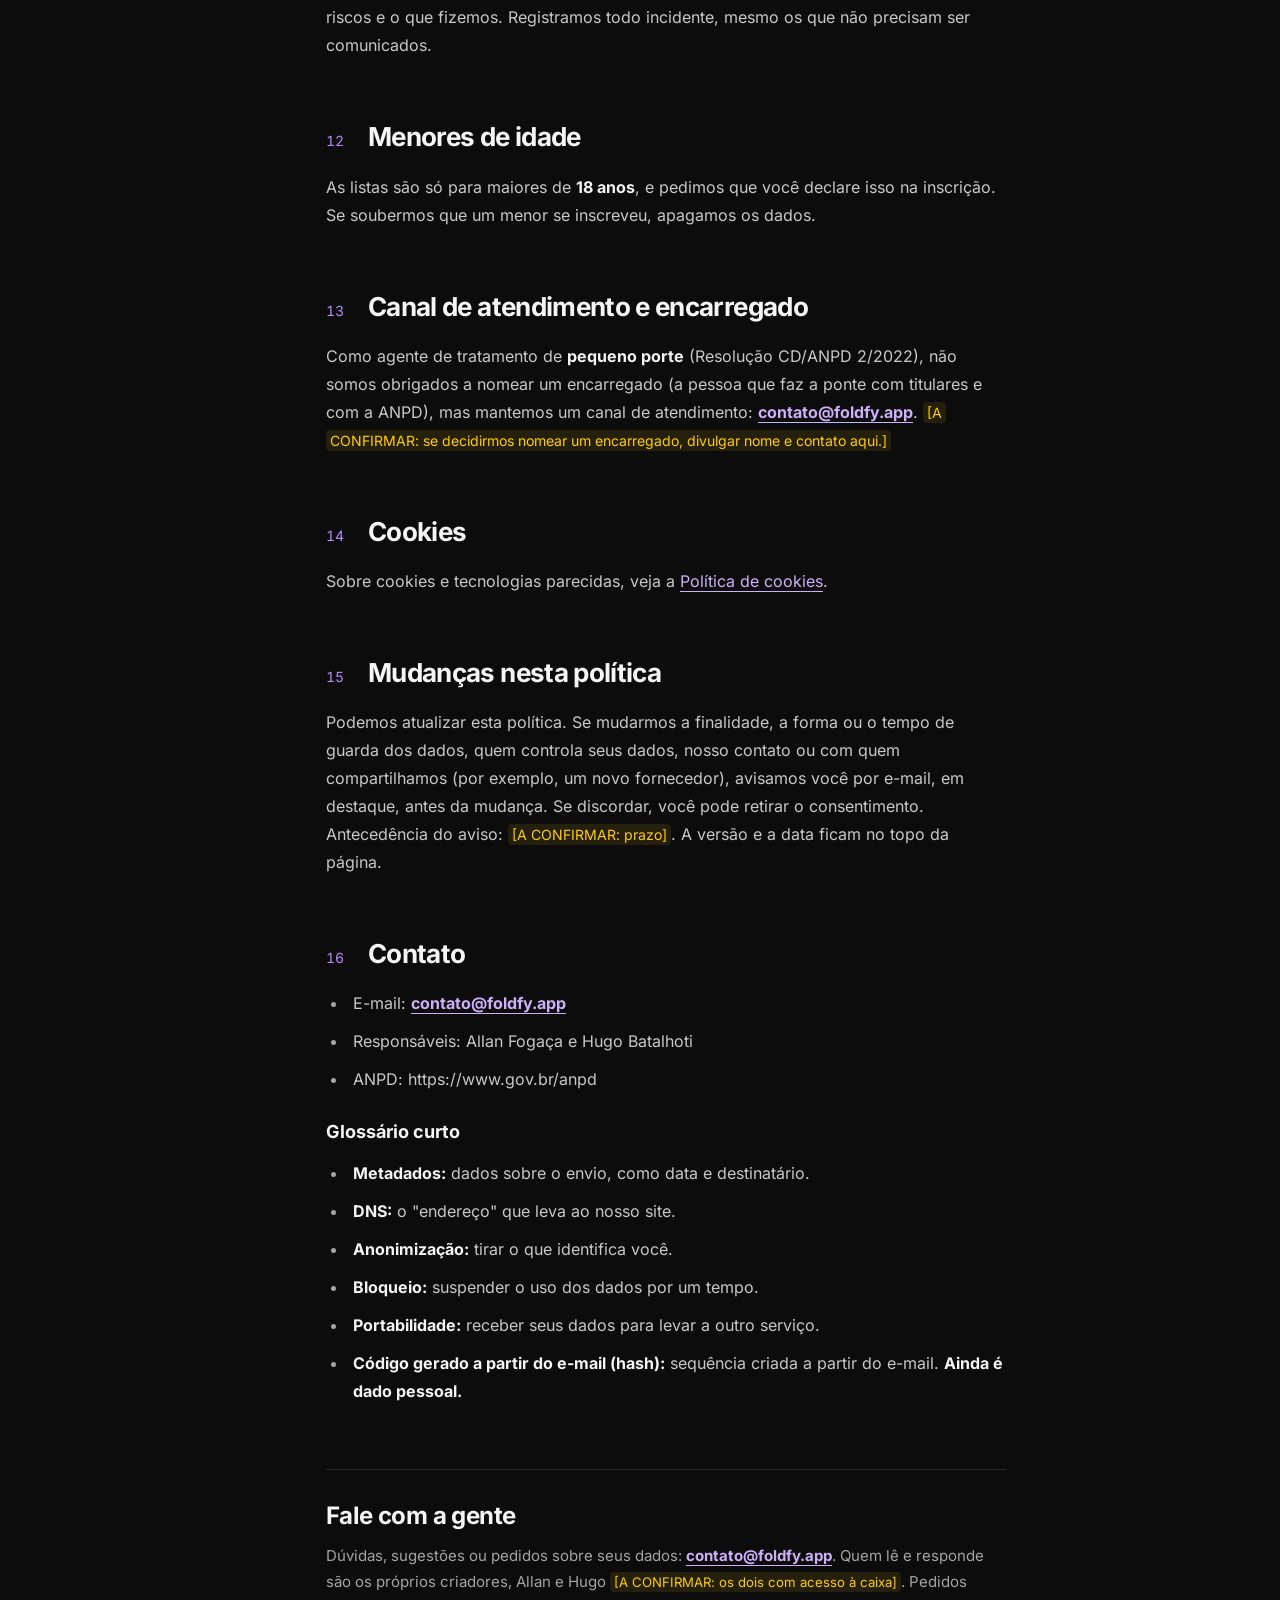
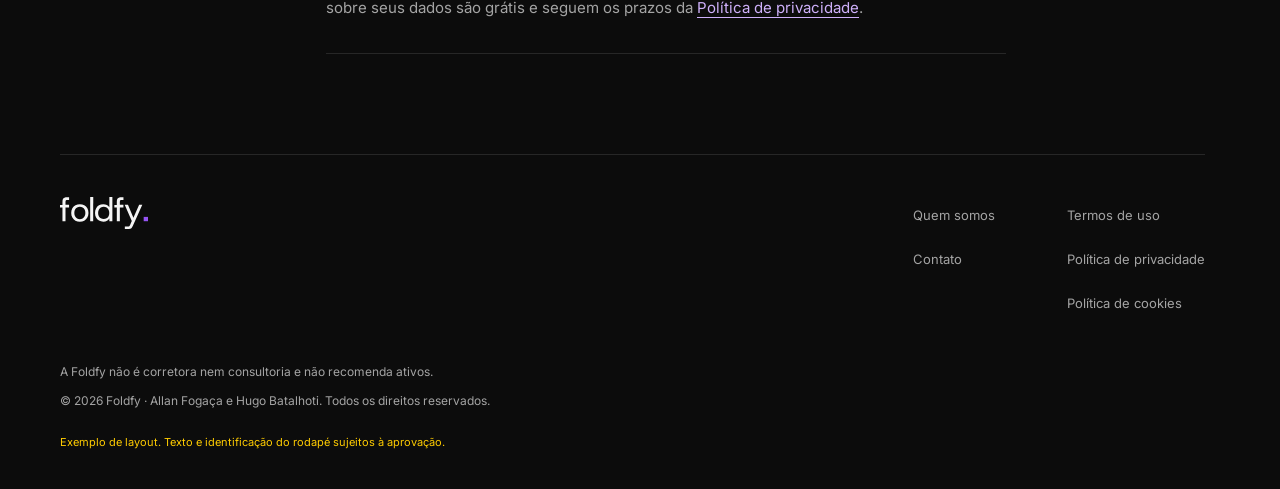
<file: privacidade.html>
<!doctype html><html lang="pt-BR"><head><meta charset="utf-8"><meta name="viewport" content="width=device-width,initial-scale=1"><meta name="robots" content="noindex,nofollow"><meta name="color-scheme" content="dark"><title>Foldfy · Política de privacidade</title><link rel="icon" href="assets/logo-foldfy.svg" type="image/svg+xml"><link rel="stylesheet" href="styles.css"><script src="app.js" defer></script></head><body class="b-editorial"><a class="skip" href="#conteudo">Pular para o conteúdo</a><header class="site-header"><div class="header-inner"><a href="demo.html" aria-label="Foldfy, voltar ao exemplo da captura"><img src="assets/logo-foldfy.svg" width="88" height="32" alt="Foldfy"></a><a class="button primary" href="demo.html#inscricao">Entrar na lista <svg aria-hidden="true" viewBox="0 0 24 24" fill="none" stroke="currentColor" stroke-width="1.6"><path d="M5 12h14M13 6l6 6-6 6"/></svg></a></div></header><div class="draft"><span>EXEMPLO PARA DIAGRAMAÇÃO</span> Rascunho v0.2 · Não publicar sem revisão jurídica</div><main id="conteudo" class="editorial-layout"><nav class="doc-nav" aria-label="Documentos legais"><a href="privacidade.html" aria-current="page">Privacidade</a><a href="termos.html">Termos de uso</a><a href="cookies.html">Cookies</a></nav><div class="document-opening"><div class="document-title"><h1>Política de privacidade</h1><p class="version">Versão 1.0 · Vigente desde <mark>[A PREENCHER: data de publicação]</mark></p><p class="scope">Lista de espera e jornal da Foldfy. Não se aplica ao uso da plataforma.</p></div><section id="resumo" class="summary"><h2>Em poucas palavras</h2><ul>
<li>Pedimos só o seu e-mail, mais o registro de quando e como você se inscreveu.</li>
<li>Usamos o e-mail para as listas que você marcar: novidades do projeto (incluindo o convite para o beta) e o jornal Fold.</li>
<li>Não vendemos seus dados, não usamos Google Analytics e não usamos seus dados para personalizar o jornal.</li>
<li>Alguns fornecedores tratam dados fora do Brasil, principalmente nos Estados Unidos.</li>
<li>Você sai com 1 clique e pode pedir acesso ou exclusão em <a href="mailto:contato@foldfy.app">contato@foldfy.app</a>.</li>
</ul></section></div><div class="body-columns"><aside class="toc"><details open><summary>Nesta página</summary><nav aria-label="Índice da página"><a href="#resumo">Em poucas palavras</a><a href="#sobre-esta-politica"><span>01</span> Sobre esta política</a><a href="#quem-e-responsavel-pelos-seus-dados"><span>02</span> Quem é responsável pelos seus dados</a><a href="#quais-dados-tratamos"><span>03</span> Quais dados tratamos</a><a href="#para-que-usamos-e-com-qual-base-legal"><span>04</span> Para que usamos e com qual base legal</a><a href="#fornecedores"><span>05</span> Com quem compartilhamos</a><a href="#transferencia-para-fora-do-brasil"><span>06</span> Transferência para fora do Brasil</a><a href="#por-quanto-tempo-guardamos"><span>07</span> Por quanto tempo guardamos</a><a href="#seus-direitos"><span>08</span> Seus direitos</a><a href="#sair-e-apagar"><span>09</span> Como sair e apagar seus dados</a><a href="#seguranca"><span>10</span> Segurança</a><a href="#incidentes-de-seguranca"><span>11</span> Incidentes de segurança</a><a href="#menores-de-idade"><span>12</span> Menores de idade</a><a href="#canal-de-atendimento-e-encarregado"><span>13</span> Canal de atendimento e encarregado</a><a href="#cookies"><span>14</span> Cookies</a><a href="#mudancas-nesta-politica"><span>15</span> Mudanças nesta política</a><a href="#contato"><span>16</span> Contato</a></nav></details></aside><article class="reading" aria-label="Texto completo"><section class="legal-section" id="sobre-esta-politica"><h2><span class="section-number">01</span>Sobre esta política</h2><p>Esta política explica como tratamos dados pessoais no site foldfy.app, na lista de espera da Foldfy e no jornal Fold, seguindo a <strong>LGPD</strong> (Lei Geral de Proteção de Dados, Lei 13.709/2018). O produto Foldfy (beta e versões seguintes) terá política própria.</p></section><section class="legal-section" id="quem-e-responsavel-pelos-seus-dados"><h2><span class="section-number">02</span>Quem é responsável pelos seus dados</h2><p>A LGPD chama de <strong>controlador</strong> quem decide por que e como os dados são usados.</p>
<p>Os controladores são <strong>Allan Fogaça</strong> e <strong>Hugo Batalhoti</strong>, duas pessoas físicas, ainda sem empresa, que decidem juntas sobre seus dados. Nós dois respondemos juntos pelo uso dos seus dados: um pedido enviado a <a href="mailto:contato@foldfy.app">contato@foldfy.app</a> vale para os dois. <mark>[A CONFIRMAR com advogado: redação da responsabilidade conjunta]</mark></p>
<p>Endereço para correspondência: <mark>[A CONFIRMAR com advogado: divulgar, usar caixa postal ou endereço comercial]</mark>. <mark>[NOTA INTERNA, remover: CPF não divulgado (decisão de 09/11/2026).]</mark></p>
<p>Não somos corretora, consultoria nem analistas de investimento.</p></section><section class="legal-section" id="quais-dados-tratamos"><h2><span class="section-number">03</span>Quais dados tratamos</h2><div class="table-wrap"><table><thead><tr><th scope="col">Dado</th><th scope="col">Quando</th><th scope="col">É obrigatório?</th></tr></thead><tbody>
<tr><td data-label="Dado">E-mail</td><td data-label="Quando">Quando você se inscreve</td><td data-label="É obrigatório?">Sim, para receber o que escolheu</td></tr>
<tr><td data-label="Dado">Registro da inscrição: data e hora, quais caixas você marcou, versão dos textos, data da confirmação por e-mail e de onde você veio (por exemplo, qual divulgação)</td><td data-label="Quando">Automático, na inscrição</td><td data-label="É obrigatório?">Sim, porque precisamos provar a sua escolha</td></tr>
<tr><td data-label="Dado">Endereço IP e dados técnicos de acesso (navegador, horário)</td><td data-label="Quando">Quando qualquer pessoa visita o site: vistos pela Cloudflare ao entregar o site <mark>[A CONFIRMAR: proteção (proxy) ligada quando o site for ao ar]</mark> e, possivelmente, nos registros de acesso do nosso servidor</td><td data-label="É obrigatório?">Técnico. <mark>[A CONFIRMAR: guardamos IP nos registros do servidor? por quantos dias?]</mark></td></tr>
<tr><td data-label="Dado">Seu nome, e-mail e o que você escrever</td><td data-label="Quando">Se você nos mandar mensagem</td><td data-label="É obrigatório?">Só se você escrever</td></tr>
<tr><td data-label="Dado"><mark>[SÓ SE USARMOS O MANYCHAT — A CONFIRMAR]</mark> Nome de usuário do Instagram, comentário e a conversa por mensagem direta</td><td data-label="Quando">Se você pedir o link comentando num post</td><td data-label="É obrigatório?">Só se usar esse caminho</td></tr>
</tbody></table></div>
<p><strong>Não pedimos:</strong> nome no formulário, CPF, telefone, endereço, carteiras, ativos, saldos, chave privada ou frase-semente (seed).</p></section><section class="legal-section" id="para-que-usamos-e-com-qual-base-legal"><h2><span class="section-number">04</span>Para que usamos e com qual base legal</h2><p><strong>Base legal</strong> é o motivo previsto na LGPD que permite usar um dado. Cada uso tem a sua.</p>
<div class="table-wrap"><table><thead><tr><th scope="col">Para quê</th><th scope="col">Dados</th><th scope="col">Base legal</th></tr></thead><tbody>
<tr><td data-label="Para quê">Avisar das novidades do projeto, incluindo o convite para o beta (caixa 1)</td><td data-label="Dados">E-mail</td><td data-label="Base legal">Seu <strong>consentimento</strong> (LGPD, art. 7º, I)</td></tr>
<tr><td data-label="Para quê">Enviar o jornal Fold, em edição igual para todos (caixa 2)</td><td data-label="Dados">E-mail</td><td data-label="Base legal">Seu <strong>consentimento</strong> (art. 7º, I)</td></tr>
<tr><td data-label="Para quê">Confirmar sua inscrição (e-mail de confirmação: só começamos a enviar depois que você clica)</td><td data-label="Dados">E-mail</td><td data-label="Base legal">Seu <strong>consentimento</strong> (art. 7º, I)</td></tr>
<tr><td data-label="Para quê">Provar que você se inscreveu e, se for o caso, saiu</td><td data-label="Dados">Registro da inscrição</td><td data-label="Base legal"><strong>Exercício regular de direitos</strong>, ou seja, poder nos defender se houver processo (art. 7º, VI); a lei nos obriga a provar o consentimento (art. 8º, §2º) <mark>[A CONFIRMAR com advogado]</mark></td></tr>
<tr><td data-label="Para quê">Não te escrever de novo depois que você sair (lista de supressão)</td><td data-label="Dados">E-mail ou um código gerado a partir dele</td><td data-label="Base legal"><mark>[A CONFIRMAR com advogado: base legal, por exemplo legítimo interesse, art. 7º, IX]</mark></td></tr>
<tr><td data-label="Para quê">Entregar e proteger o site</td><td data-label="Dados">IP e dados técnicos</td><td data-label="Base legal"><strong>Legítimo interesse</strong> (art. 7º, IX)</td></tr>
<tr><td data-label="Para quê">Responder seus pedidos e cumprir a LGPD</td><td data-label="Dados">E-mail e mensagem</td><td data-label="Base legal"><strong>Cumprimento de obrigação legal</strong> (art. 7º, II)</td></tr>
<tr><td data-label="Para quê">Responder dúvidas, sugestões e outras mensagens que você nos enviar</td><td data-label="Dados">Nome, e-mail e mensagem</td><td data-label="Base legal"><mark>[A CONFIRMAR com advogado: base legal, por exemplo legítimo interesse, art. 7º, IX]</mark></td></tr>
<tr><td data-label="Para quê"><mark>[SÓ SE USARMOS O MANYCHAT — A CONFIRMAR]</mark> Responder no Instagram com o link da página</td><td data-label="Dados">Dados do Instagram da seção 3</td><td data-label="Base legal"><mark>[A CONFIRMAR com advogado: legítimo interesse (art. 7º, IX) ou consentimento (art. 7º, I)]</mark></td></tr>
</tbody></table></div>
<p>As duas listas são <strong>separadas</strong>: você pode marcar só uma e sair de uma sem sair da outra. Não vendemos seus dados.</p>
<p><strong>Se algo mudar:</strong> se o jornal passar a ser personalizado (por exemplo, pelos ativos que você escolher), se usarmos inteligência artificial com os seus dados ou se criarmos outro serviço, pediremos um <strong>novo consentimento</strong>, separado.</p></section><section class="legal-section" id="fornecedores"><h2><span class="section-number">05</span>Com quem compartilhamos</h2><p>Usamos empresas que tratam dados em nosso nome e seguindo nossas instruções (a LGPD as chama de <strong>operadores</strong>). <mark>[A CONFIRMAR: Cloudflare (DNS) e Zoho Mail (<a href="mailto:contato@foldfy.app">contato@foldfy.app</a>) já estão em uso; Resend, Hostinger e ManyChat ainda não foram contratados. Apagar da tabela o que não for contratado e incluir o que entrar.]</mark></p>
<div class="table-wrap"><table><thead><tr><th scope="col">Fornecedor</th><th scope="col">Para quê</th><th scope="col">Dados</th><th scope="col">Onde trata</th></tr></thead><tbody>
<tr><td data-label="Fornecedor">Resend <mark>[A CONFIRMAR]</mark></td><td data-label="Para quê">Enviar o e-mail de confirmação, as novidades e o jornal</td><td data-label="Dados">E-mail, conteúdo e dados de entrega</td><td data-label="Onde trata">Registros e metadados nos <strong>EUA</strong></td></tr>
<tr><td data-label="Fornecedor">Hostinger <mark>[A CONFIRMAR]</mark></td><td data-label="Para quê">Servidor do site e banco de dados</td><td data-label="Dados">Dados das seções 3 e 4</td><td data-label="Onde trata"><mark>[A CONFIRMAR: país do servidor]</mark></td></tr>
<tr><td data-label="Fornecedor">Cloudflare</td><td data-label="Para quê">Endereço do site (DNS) e proteção contra ataques <mark>[A CONFIRMAR: proteção (proxy) ligada quando o site for ao ar]</mark></td><td data-label="Dados">IP e dados técnicos de acesso</td><td data-label="Onde trata"><strong>EUA e Europa</strong>; a entrega passa por servidores no mundo todo</td></tr>
<tr><td data-label="Fornecedor">Zoho Mail</td><td data-label="Para quê">Caixa <a href="mailto:contato@foldfy.app">contato@foldfy.app</a></td><td data-label="Dados">Mensagens que você nos envia</td><td data-label="Onde trata"><strong>EUA</strong></td></tr>
<tr><td data-label="Fornecedor"><mark>[SÓ SE USARMOS — A CONFIRMAR]</mark> ManyChat</td><td data-label="Para quê">Responder no Instagram com o link</td><td data-label="Dados">Dados do Instagram da seção 3</td><td data-label="Onde trata"><strong>EUA</strong></td></tr>
</tbody></table></div>
<p><strong>Instagram (Meta):</strong> quando você interage pelo Instagram, a Meta trata seus dados segundo a política dela. <strong>Autoridades:</strong> podemos entregar dados se a lei ou uma ordem judicial exigir.</p></section><section class="legal-section" id="transferencia-para-fora-do-brasil"><h2><span class="section-number">06</span>Transferência para fora do Brasil</h2><p>Alguns fornecedores tratam dados fora do Brasil, principalmente nos <strong>Estados Unidos</strong> e, em parte, na <strong>Europa</strong>. A LGPD só permite isso em hipóteses específicas (art. 33).</p>
<p>&gt; <mark>[A CONFIRMAR com advogado: escolher o fundamento e apagar o resto. Texto recomendado, para usar só depois de assinar os adendos com cada fornecedor:]</mark> &quot;Para cada fornecedor no exterior, usamos as cláusulas-padrão contratuais aprovadas pela ANPD (LGPD, art. 33, II; Resolução CD/ANPD 19/2024).&quot;</p>
<aside class="layout-note">[Interno: o consentimento de quem se inscreve não cobre quem só visita o site, e a Cloudflare vê o IP de todo visitante. Por isso a recomendação é a de cláusulas-padrão.]</aside></section><section class="legal-section" id="por-quanto-tempo-guardamos"><h2><span class="section-number">07</span>Por quanto tempo guardamos</h2><div class="table-wrap"><table><thead><tr><th scope="col">Dados</th><th scope="col">Prazo</th></tr></thead><tbody>
<tr><td data-label="Dados">Inscrição ativa</td><td data-label="Prazo">Enquanto você estiver inscrito em alguma lista</td></tr>
<tr><td data-label="Dados">Inscrição não confirmada (você não clicou no e-mail de confirmação)</td><td data-label="Prazo">Apagada em <mark>[A CONFIRMAR: prazo]</mark></td></tr>
<tr><td data-label="Dados">Depois que você sai de todas as listas</td><td data-label="Prazo">E-mail apagado da lista de envio em até <mark>[A CONFIRMAR: prazo]</mark></td></tr>
<tr><td data-label="Dados">Prova da inscrição e da saída</td><td data-label="Prazo"><mark>[A CONFIRMAR com advogado: prazo]</mark></td></tr>
<tr><td data-label="Dados">Lista de supressão (e-mail ou código gerado a partir dele, que <strong>ainda é dado pessoal</strong>)</td><td data-label="Prazo"><mark>[A CONFIRMAR com advogado: prazo]</mark></td></tr>
<tr><td data-label="Dados">Registros do serviço de envio</td><td data-label="Prazo">Cerca de 30 dias, apagados pelo fornecedor <mark>[A CONFIRMAR: se for a Resend]</mark></td></tr>
<tr><td data-label="Dados">Registros de acesso do servidor</td><td data-label="Prazo"><mark>[A CONFIRMAR: prazo ou sem IP]</mark></td></tr>
<tr><td data-label="Dados">Mensagens enviadas a <a href="mailto:contato@foldfy.app">contato@foldfy.app</a></td><td data-label="Prazo"><mark>[A CONFIRMAR: prazo]</mark></td></tr>
<tr><td data-label="Dados">Cópias de segurança (backups)</td><td data-label="Prazo"><mark>[A CONFIRMAR: prazo]</mark>. Se restaurarmos um backup, reaplicamos as exclusões antes de enviar qualquer e-mail <mark>[A CONFIRMAR: procedimento implantado]</mark></td></tr>
</tbody></table></div></section><section class="legal-section" id="seus-direitos"><h2><span class="section-number">08</span>Seus direitos</h2><p>A LGPD (art. 18) garante a você:</p>
<ol>
<li>Confirmar se tratamos seus dados.</li>
<li>Acessar seus dados.</li>
<li>Corrigir dados incompletos, errados ou desatualizados.</li>
<li>Pedir anonimização (tirar o que identifica você), bloqueio (suspender o uso) ou eliminação de dados desnecessários, excessivos ou tratados fora da lei.</li>
<li>Pedir a portabilidade (receber seus dados para levar a outro serviço).</li>
<li>Pedir a eliminação dos dados tratados com seu consentimento, salvo o que a lei permite guardar (LGPD, art. 18, VI, e art. 16). Mesmo depois desse pedido, guardamos só o mínimo explicado na seção 9, para não te escrever de novo. <mark>[A CONFIRMAR com advogado: base legal para manter a lista de supressão depois de um pedido de eliminação]</mark></li>
<li>Saber com quem compartilhamos seus dados.</li>
<li>Saber que pode não consentir e o que acontece se não consentir: você só não recebe a lista que não marcou.</li>
<li><strong>Retirar o consentimento</strong> quando quiser, de graça.</li>
<li>Se opor a um uso feito sem consentimento, se ele descumprir a LGPD.</li>
</ol>
<p><strong>Prazos de resposta</strong> (somos agente de pequeno porte, que tem prazos em dobro em alguns casos; Resolução CD/ANPD 2/2022):</p>
<div class="table-wrap"><table><thead><tr><th scope="col">Pedido</th><th scope="col">Prazo</th></tr></thead><tbody>
<tr><td data-label="Pedido">Confirmar se temos seus dados ou acesso em formato simples</td><td data-label="Prazo">Até 15 dias</td></tr>
<tr><td data-label="Pedido">Declaração completa (origem, critérios, finalidade)</td><td data-label="Prazo">Até 30 dias</td></tr>
<tr><td data-label="Pedido">Correção, exclusão e demais pedidos</td><td data-label="Prazo"><mark>[A CONFIRMAR: prazo interno; recomendação: até 15 dias]</mark></td></tr>
</tbody></table></div>
<p>Se não ficar satisfeito, você pode reclamar à <strong>ANPD</strong> (gov.br/anpd) e aos órgãos de defesa do consumidor.</p></section><section class="legal-section" id="sair-e-apagar"><h2><span class="section-number">09</span>Como sair e apagar seus dados</h2><ul>
<li><strong>Para sair de uma lista ou de todas:</strong> clique em &quot;Descadastrar&quot; no fim de qualquer e-mail de novidades ou do Fold. É 1 clique e não pede login. <mark>[A CONFIRMAR: conferir na ferramenta de envio antes de publicar]</mark></li>
<li><strong>Para ver, corrigir ou apagar seus dados:</strong> escreva para <strong><a href="mailto:contato@foldfy.app">contato@foldfy.app</a></strong>, de preferência do e-mail inscrito. Se escrever de outro endereço, mandamos um link de confirmação ao e-mail inscrito. <strong>Não pedimos documentos.</strong> É grátis.</li>
<li><strong>O que apagamos:</strong> seu e-mail sai da lista de envio e avisamos os fornecedores que o receberam. Guardamos só o mínimo (seu e-mail ou um código gerado a partir dele, datas e versão do texto) para provar que respeitamos sua escolha e para não te escrever de novo. Registros automáticos dos fornecedores expiram sozinhos.</li>
</ul></section><section class="legal-section" id="seguranca"><h2><span class="section-number">10</span>Segurança</h2><p><mark>[A CONFIRMAR: publicar este parágrafo só depois de implantar as medidas; listar apenas as que existirem no dia da publicação.]</mark> Para proteger seus dados contra acesso indevido, perda e vazamento, adotamos estas medidas: <mark>[A PREENCHER: lista das medidas implantadas. Candidatas: acesso aos dados só pelos dois responsáveis; verificação em duas etapas nas contas dos fornecedores; site com HTTPS; acesso ao servidor por chave, não por senha; backups protegidos; coletar o mínimo possível.]</mark> Nenhum sistema é totalmente imune a falhas.</p>
<aside class="layout-note">[Interno: só acrescentar &quot;Seguimos uma política de segurança simplificada, como permite a Resolução CD/ANPD 2/2022&quot; quando esse documento existir por escrito. Hoje o 2FA do Cloudflare e do Zoho ainda está pendente.]</aside></section><section class="legal-section" id="incidentes-de-seguranca"><h2><span class="section-number">11</span>Incidentes de segurança</h2><p>Se houver um incidente (por exemplo, um vazamento) que possa causar risco ou dano relevante a você, avisaremos você e a ANPD, dizendo quais dados foram afetados, os riscos e o que fizemos. Registramos todo incidente, mesmo os que não precisam ser comunicados.</p></section><section class="legal-section" id="menores-de-idade"><h2><span class="section-number">12</span>Menores de idade</h2><p>As listas são só para maiores de <strong>18 anos</strong>, e pedimos que você declare isso na inscrição. Se soubermos que um menor se inscreveu, apagamos os dados.</p></section><section class="legal-section" id="canal-de-atendimento-e-encarregado"><h2><span class="section-number">13</span>Canal de atendimento e encarregado</h2><p>Como agente de tratamento de <strong>pequeno porte</strong> (Resolução CD/ANPD 2/2022), não somos obrigados a nomear um encarregado (a pessoa que faz a ponte com titulares e com a ANPD), mas mantemos um canal de atendimento: <strong><a href="mailto:contato@foldfy.app">contato@foldfy.app</a></strong>. <mark>[A CONFIRMAR: se decidirmos nomear um encarregado, divulgar nome e contato aqui.]</mark></p></section><section class="legal-section" id="cookies"><h2><span class="section-number">14</span>Cookies</h2><p>Sobre cookies e tecnologias parecidas, veja a <a href="cookies.html">Política de cookies</a>.</p></section><section class="legal-section" id="mudancas-nesta-politica"><h2><span class="section-number">15</span>Mudanças nesta política</h2><p>Podemos atualizar esta política. Se mudarmos a finalidade, a forma ou o tempo de guarda dos dados, quem controla seus dados, nosso contato ou com quem compartilhamos (por exemplo, um novo fornecedor), avisamos você por e-mail, em destaque, antes da mudança. Se discordar, você pode retirar o consentimento. Antecedência do aviso: <mark>[A CONFIRMAR: prazo]</mark>. A versão e a data ficam no topo da página.</p></section><section class="legal-section" id="contato"><h2><span class="section-number">16</span>Contato</h2><ul>
<li>E-mail: <strong><a href="mailto:contato@foldfy.app">contato@foldfy.app</a></strong></li>
<li>Responsáveis: Allan Fogaça e Hugo Batalhoti</li>
<li>ANPD: https://www.gov.br/anpd</li>
</ul>
<h3>Glossário curto</h3>
<ul>
<li><strong>Metadados:</strong> dados sobre o envio, como data e destinatário.</li>
<li><strong>DNS:</strong> o &quot;endereço&quot; que leva ao nosso site.</li>
<li><strong>Anonimização:</strong> tirar o que identifica você.</li>
<li><strong>Bloqueio:</strong> suspender o uso dos dados por um tempo.</li>
<li><strong>Portabilidade:</strong> receber seus dados para levar a outro serviço.</li>
<li><strong>Código gerado a partir do e-mail (hash):</strong> sequência criada a partir do e-mail. <strong>Ainda é dado pessoal.</strong></li>
</ul></section><section class="contact" aria-labelledby="contato-titulo"><h2 id="contato-titulo">Fale com a gente</h2><p> Dúvidas, sugestões ou pedidos sobre seus dados: <strong><a href="mailto:contato@foldfy.app">contato@foldfy.app</a></strong>. Quem lê e responde são os próprios criadores, Allan e Hugo <mark>[A CONFIRMAR: os dois com acesso à caixa]</mark>. Pedidos sobre seus dados são grátis e seguem os prazos da <a href="privacidade.html">Política de privacidade</a>.</p></section></article></div></main><footer class="footer"><div class="footer-top"><a href="demo.html"><img src="assets/logo-foldfy.svg" width="88" height="32" alt="Foldfy"></a><nav aria-label="Empresa"><a href="demo.html#quem-somos">Quem somos</a><a href="mailto:contato@foldfy.app">Contato</a></nav><nav aria-label="Legal"><a href="termos.html">Termos de uso</a><a href="privacidade.html">Política de privacidade</a><a href="cookies.html">Política de cookies</a></nav></div><p>A Foldfy não é corretora nem consultoria e não recomenda ativos.</p><p>© 2026 Foldfy · Allan Fogaça e Hugo Batalhoti. Todos os direitos reservados.</p><small>Exemplo de layout. Texto e identificação do rodapé sujeitos à aprovação.</small></footer></body></html>
</file>
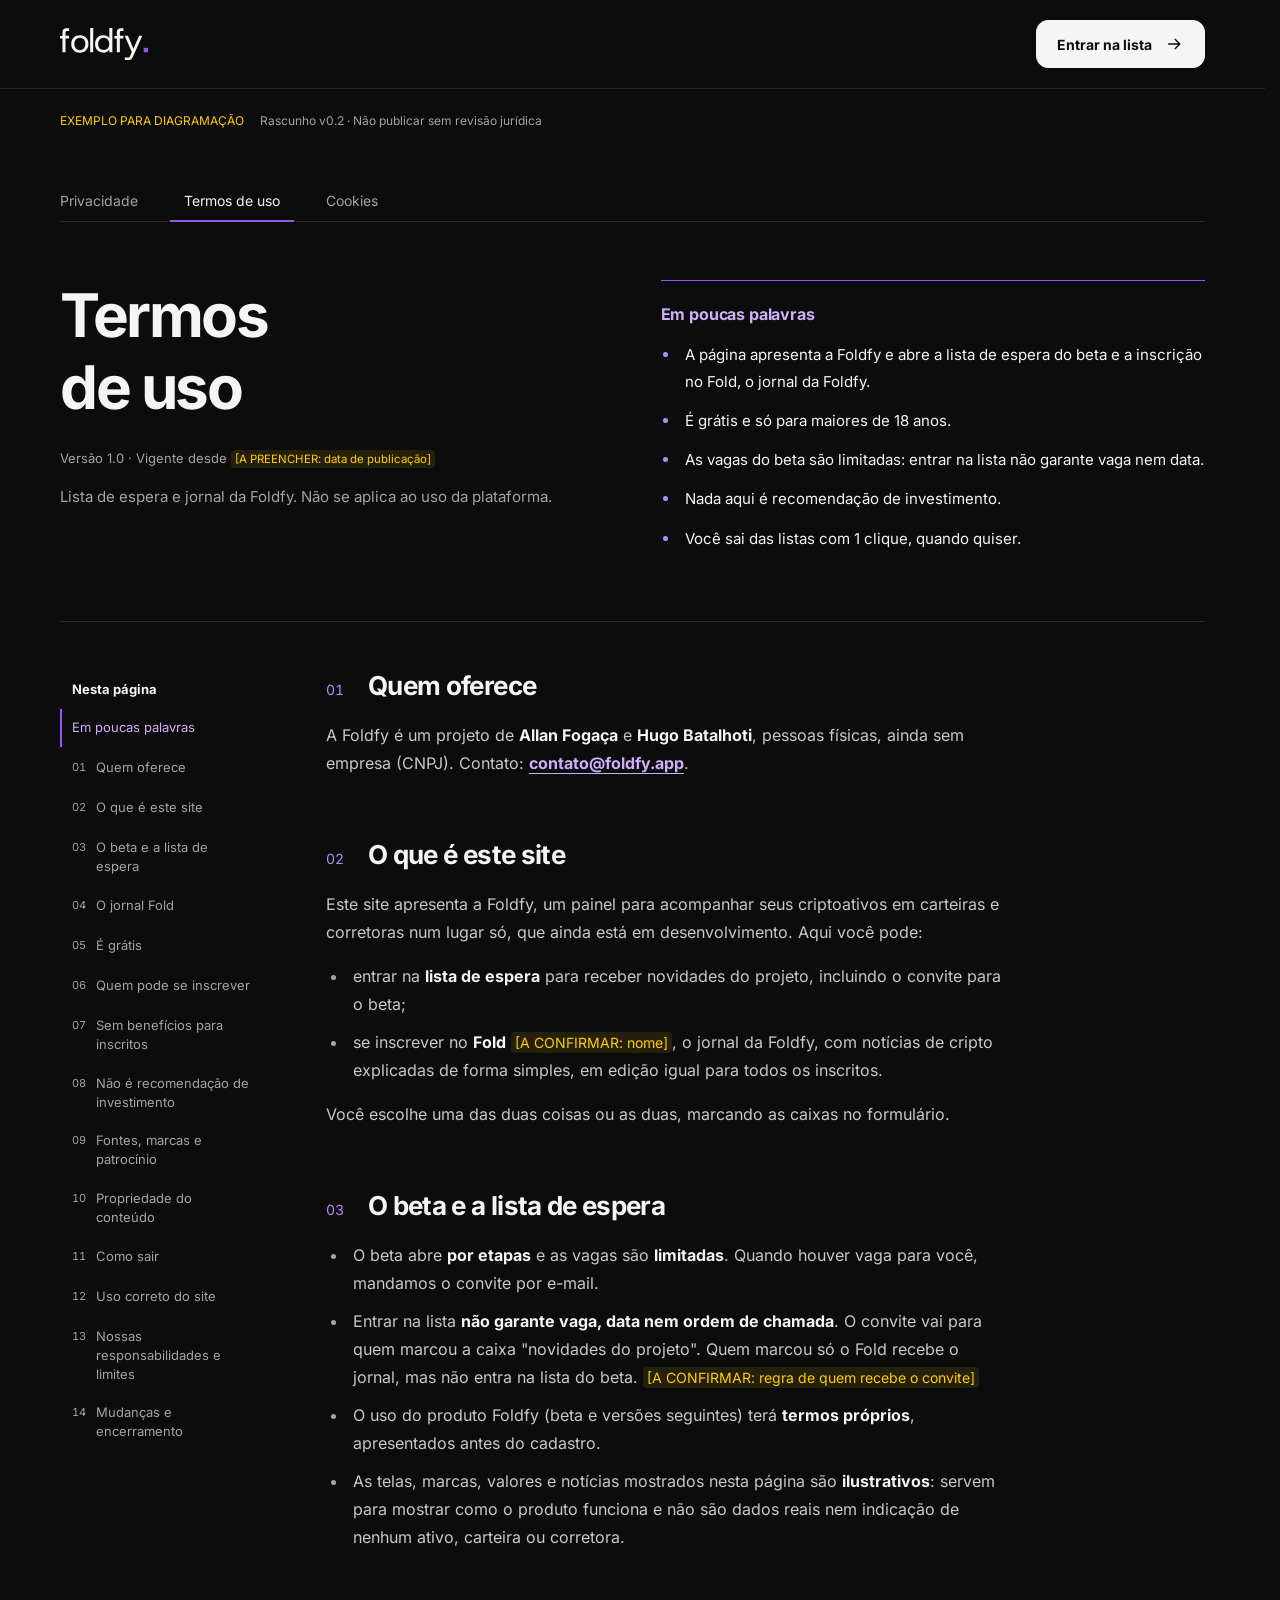
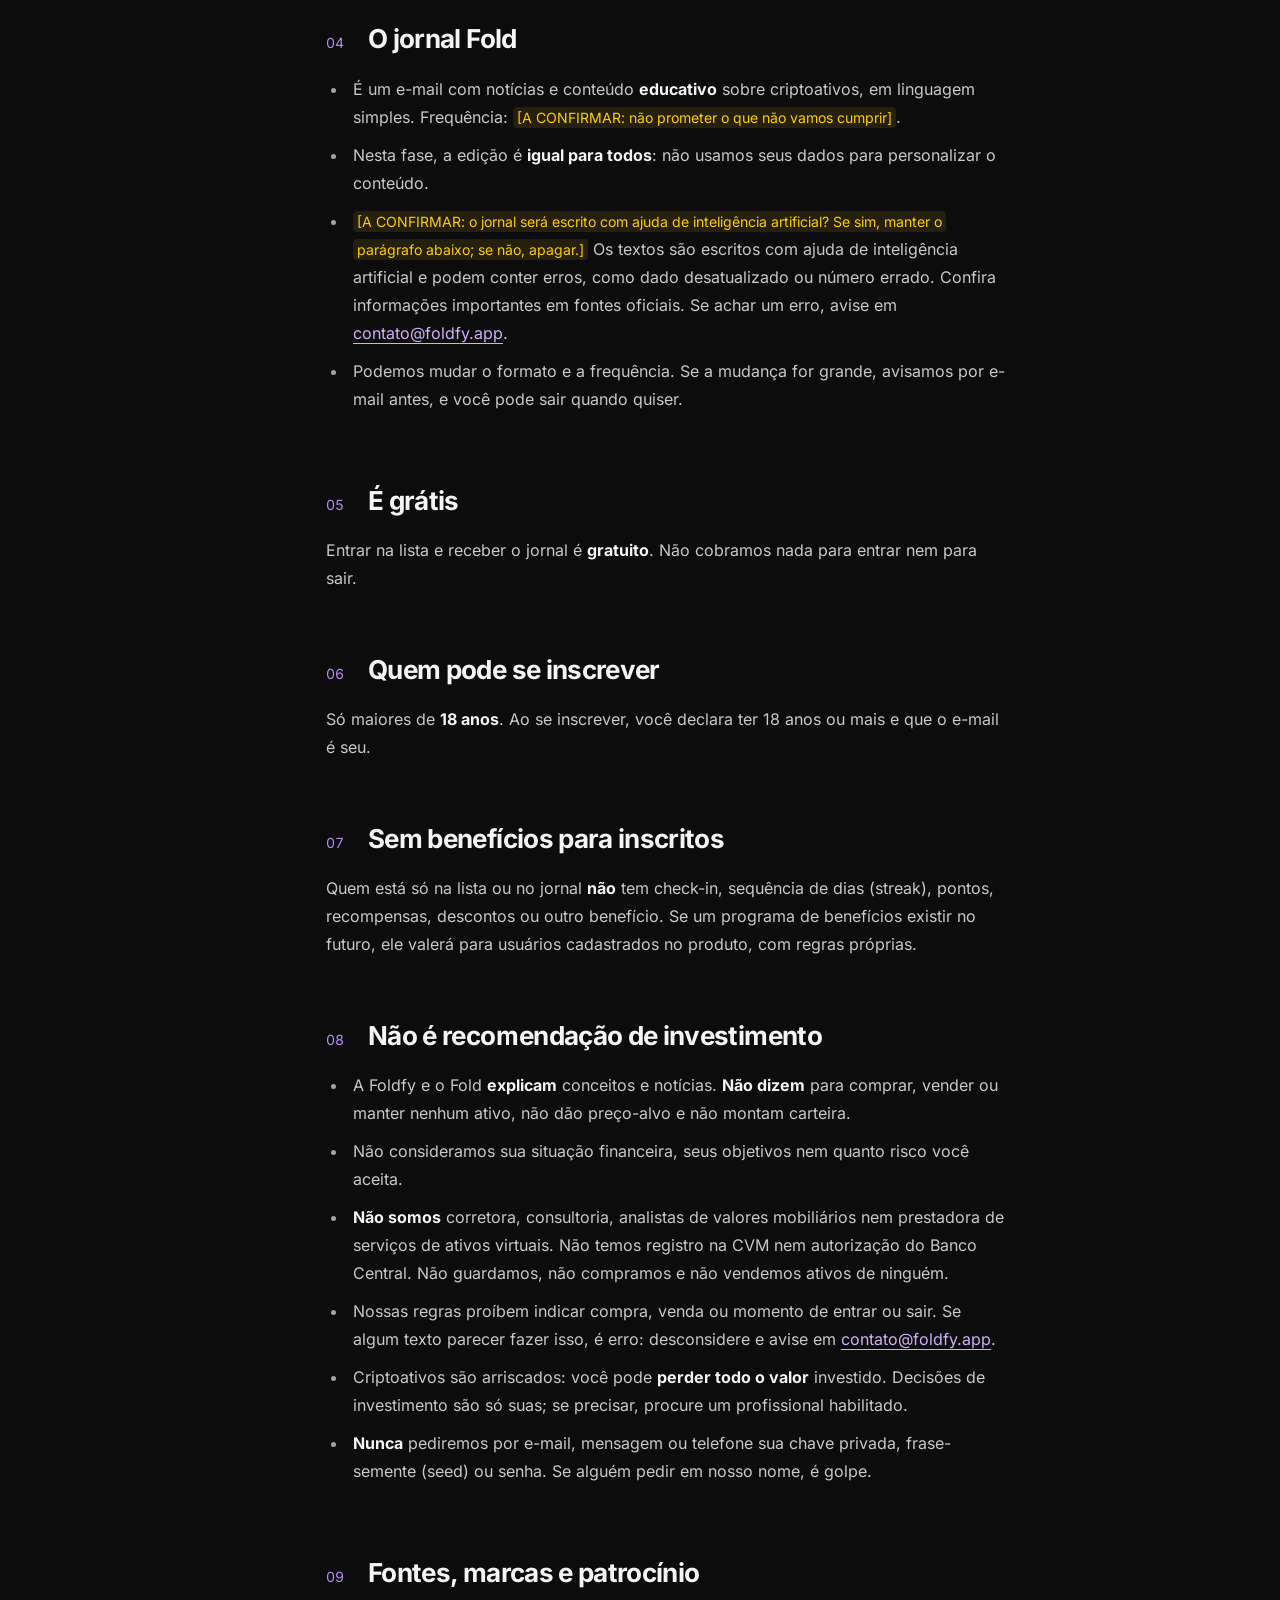
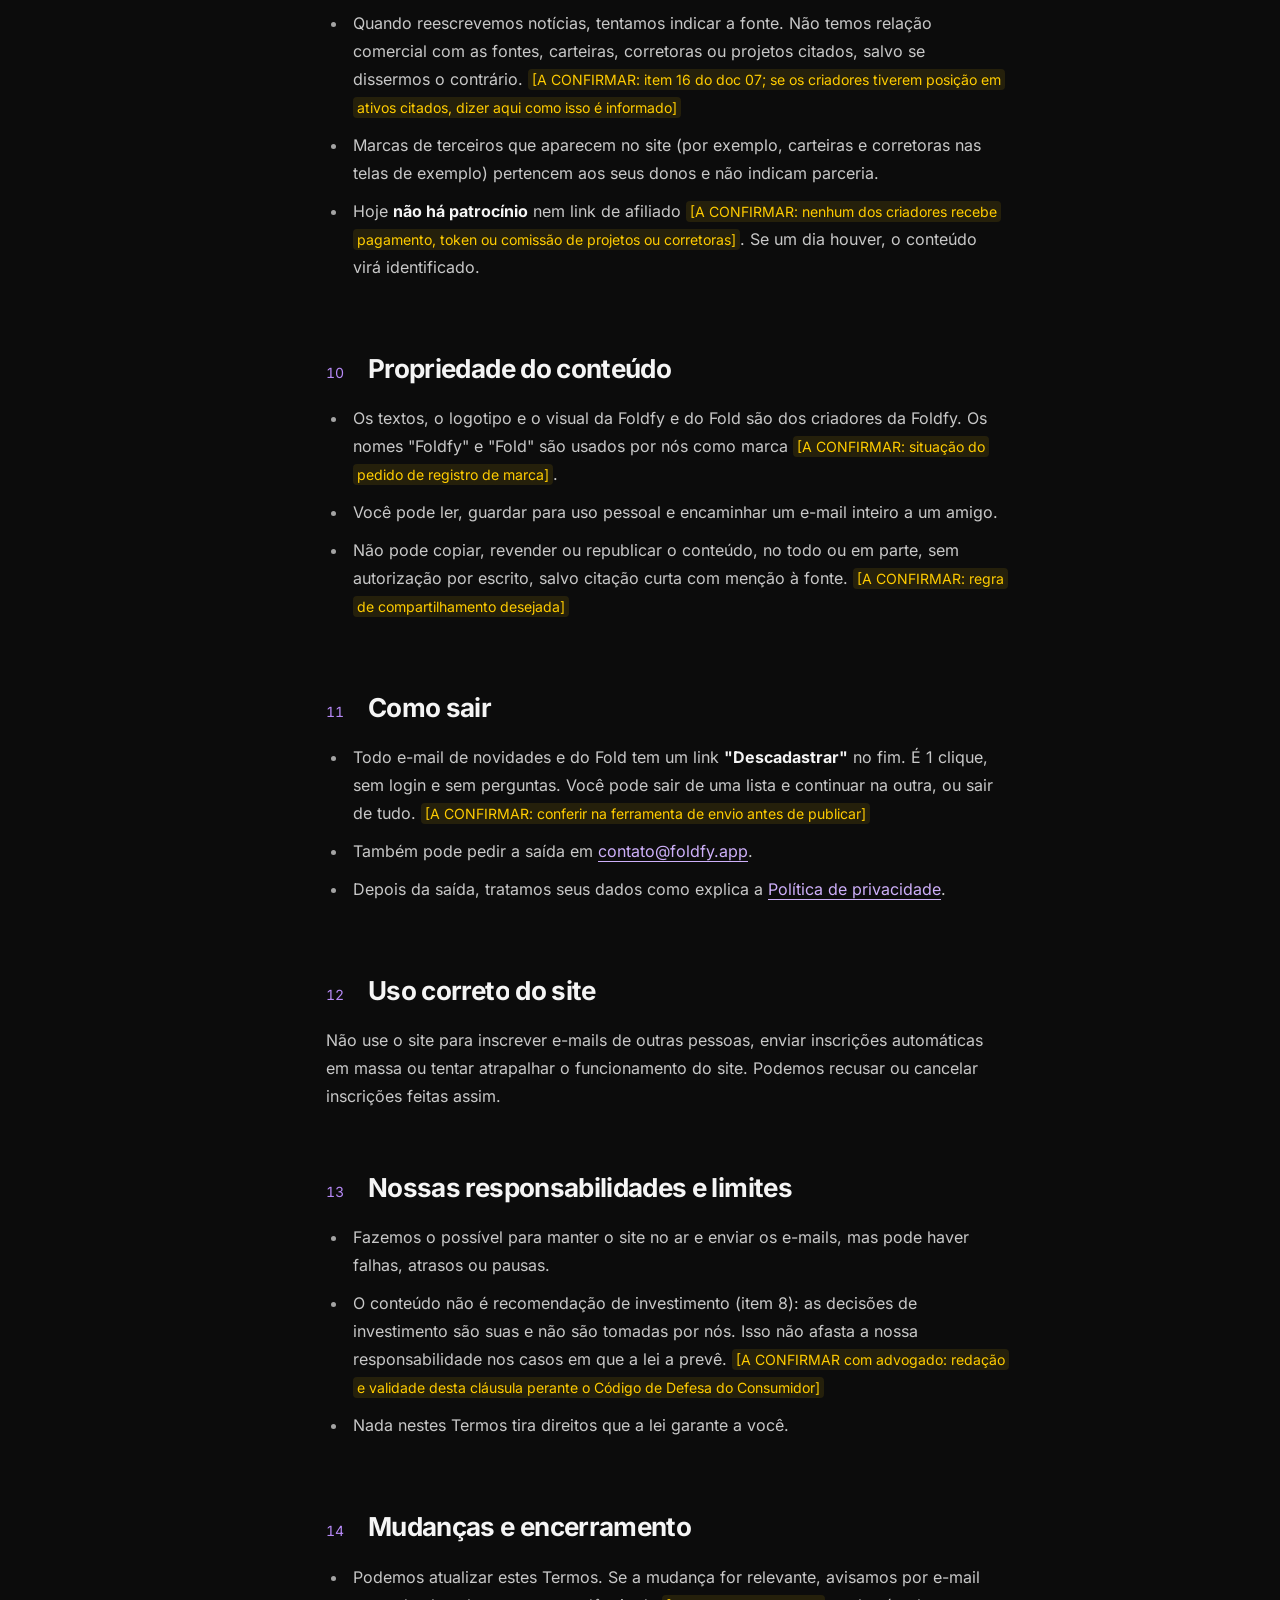
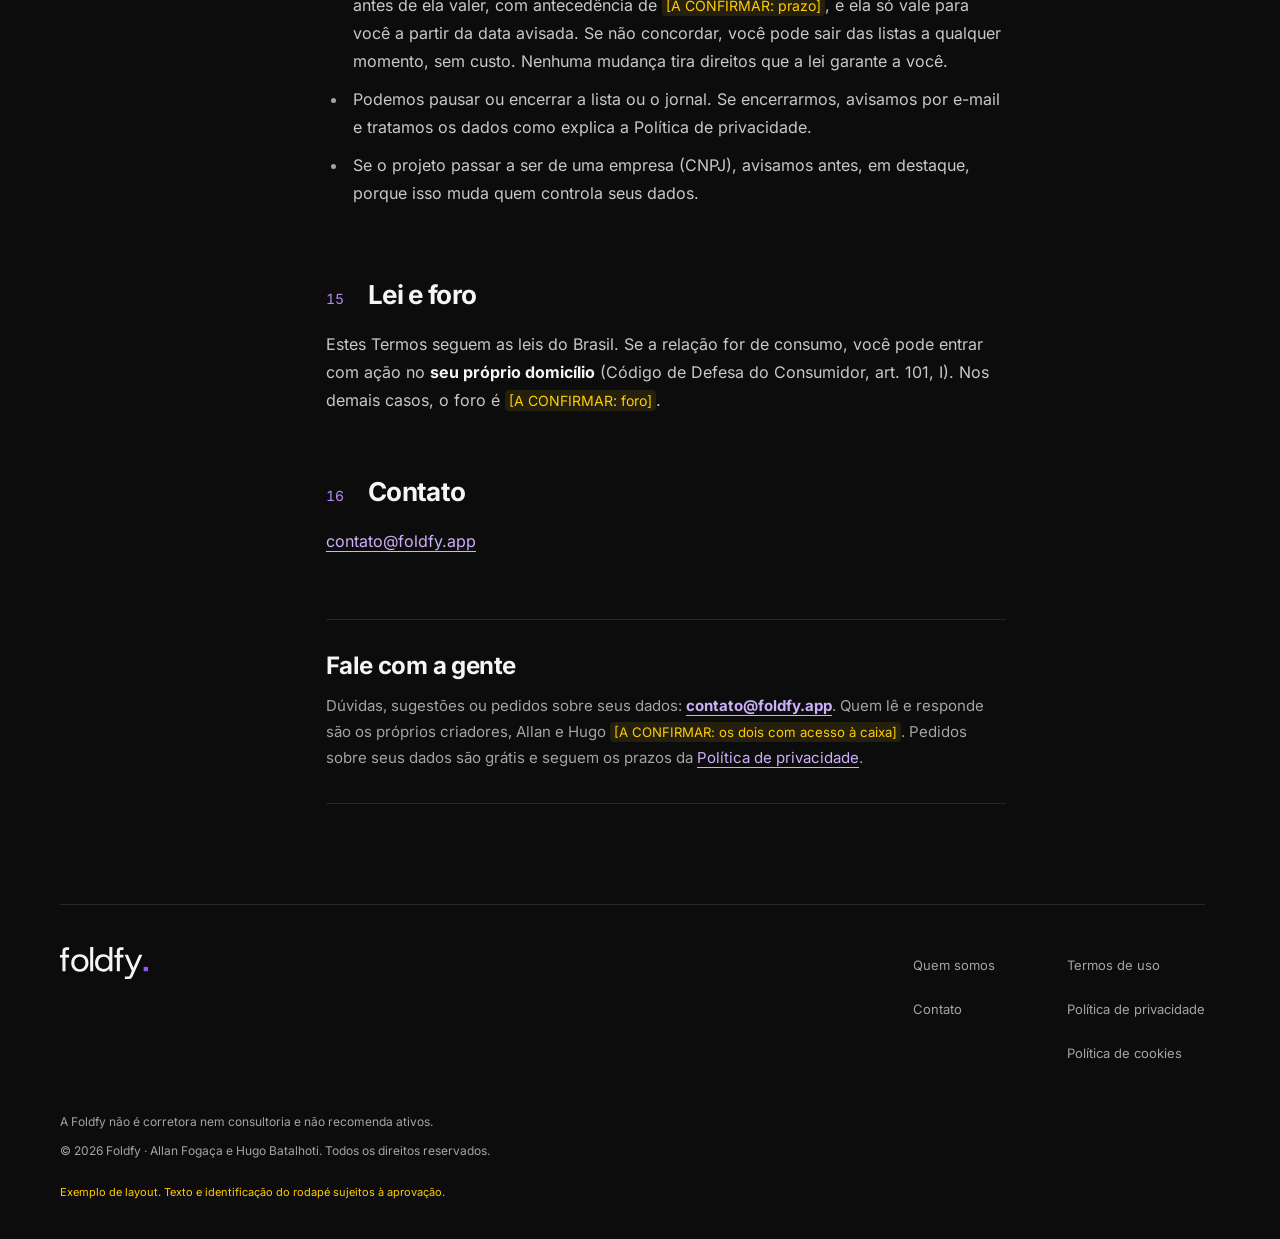
<file: termos.html>
<!doctype html><html lang="pt-BR"><head><meta charset="utf-8"><meta name="viewport" content="width=device-width,initial-scale=1"><meta name="robots" content="noindex,nofollow"><meta name="color-scheme" content="dark"><title>Foldfy · Termos de uso</title><link rel="icon" href="assets/logo-foldfy.svg" type="image/svg+xml"><link rel="stylesheet" href="styles.css"><script src="app.js" defer></script></head><body class="b-editorial"><a class="skip" href="#conteudo">Pular para o conteúdo</a><header class="site-header"><div class="header-inner"><a href="demo.html" aria-label="Foldfy, voltar ao exemplo da captura"><img src="assets/logo-foldfy.svg" width="88" height="32" alt="Foldfy"></a><a class="button primary" href="demo.html#inscricao">Entrar na lista <svg aria-hidden="true" viewBox="0 0 24 24" fill="none" stroke="currentColor" stroke-width="1.6"><path d="M5 12h14M13 6l6 6-6 6"/></svg></a></div></header><div class="draft"><span>EXEMPLO PARA DIAGRAMAÇÃO</span> Rascunho v0.2 · Não publicar sem revisão jurídica</div><main id="conteudo" class="editorial-layout"><nav class="doc-nav" aria-label="Documentos legais"><a href="privacidade.html">Privacidade</a><a href="termos.html" aria-current="page">Termos de uso</a><a href="cookies.html">Cookies</a></nav><div class="document-opening"><div class="document-title"><h1>Termos de uso</h1><p class="version">Versão 1.0 · Vigente desde <mark>[A PREENCHER: data de publicação]</mark></p><p class="scope">Lista de espera e jornal da Foldfy. Não se aplica ao uso da plataforma.</p></div><section id="resumo" class="summary"><h2>Em poucas palavras</h2><ul>
<li>A página apresenta a Foldfy e abre a lista de espera do beta e a inscrição no Fold, o jornal da Foldfy.</li>
<li>É grátis e só para maiores de 18 anos.</li>
<li>As vagas do beta são limitadas: entrar na lista não garante vaga nem data.</li>
<li>Nada aqui é recomendação de investimento.</li>
<li>Você sai das listas com 1 clique, quando quiser.</li>
</ul></section></div><div class="body-columns"><aside class="toc"><details open><summary>Nesta página</summary><nav aria-label="Índice da página"><a href="#resumo">Em poucas palavras</a><a href="#quem-oferece"><span>01</span> Quem oferece</a><a href="#o-que-e-este-site"><span>02</span> O que é este site</a><a href="#o-beta-e-a-lista-de-espera"><span>03</span> O beta e a lista de espera</a><a href="#o-jornal-fold"><span>04</span> O jornal Fold</a><a href="#e-gratis"><span>05</span> É grátis</a><a href="#quem-pode-se-inscrever"><span>06</span> Quem pode se inscrever</a><a href="#sem-beneficios-para-inscritos"><span>07</span> Sem benefícios para inscritos</a><a href="#nao-e-recomendacao-de-investimento"><span>08</span> Não é recomendação de investimento</a><a href="#fontes-marcas-e-patrocinio"><span>09</span> Fontes, marcas e patrocínio</a><a href="#propriedade-do-conteudo"><span>10</span> Propriedade do conteúdo</a><a href="#como-sair"><span>11</span> Como sair</a><a href="#uso-correto-do-site"><span>12</span> Uso correto do site</a><a href="#nossas-responsabilidades-e-limites"><span>13</span> Nossas responsabilidades e limites</a><a href="#mudancas-e-encerramento"><span>14</span> Mudanças e encerramento</a><a href="#lei-e-foro"><span>15</span> Lei e foro</a><a href="#contato"><span>16</span> Contato</a></nav></details></aside><article class="reading" aria-label="Texto completo"><section class="legal-section" id="quem-oferece"><h2><span class="section-number">01</span>Quem oferece</h2><p>A Foldfy é um projeto de <strong>Allan Fogaça</strong> e <strong>Hugo Batalhoti</strong>, pessoas físicas, ainda sem empresa (CNPJ). Contato: <strong><a href="mailto:contato@foldfy.app">contato@foldfy.app</a></strong>.</p></section><section class="legal-section" id="o-que-e-este-site"><h2><span class="section-number">02</span>O que é este site</h2><p>Este site apresenta a Foldfy, um painel para acompanhar seus criptoativos em carteiras e corretoras num lugar só, que ainda está em desenvolvimento. Aqui você pode:</p>
<ul>
<li>entrar na <strong>lista de espera</strong> para receber novidades do projeto, incluindo o convite para o beta;</li>
<li>se inscrever no <strong>Fold</strong> <mark>[A CONFIRMAR: nome]</mark>, o jornal da Foldfy, com notícias de cripto explicadas de forma simples, em edição igual para todos os inscritos.</li>
</ul>
<p>Você escolhe uma das duas coisas ou as duas, marcando as caixas no formulário.</p></section><section class="legal-section" id="o-beta-e-a-lista-de-espera"><h2><span class="section-number">03</span>O beta e a lista de espera</h2><ul>
<li>O beta abre <strong>por etapas</strong> e as vagas são <strong>limitadas</strong>. Quando houver vaga para você, mandamos o convite por e-mail.</li>
<li>Entrar na lista <strong>não garante vaga, data nem ordem de chamada</strong>. O convite vai para quem marcou a caixa &quot;novidades do projeto&quot;. Quem marcou só o Fold recebe o jornal, mas não entra na lista do beta. <mark>[A CONFIRMAR: regra de quem recebe o convite]</mark></li>
<li>O uso do produto Foldfy (beta e versões seguintes) terá <strong>termos próprios</strong>, apresentados antes do cadastro.</li>
<li>As telas, marcas, valores e notícias mostrados nesta página são <strong>ilustrativos</strong>: servem para mostrar como o produto funciona e não são dados reais nem indicação de nenhum ativo, carteira ou corretora.</li>
</ul></section><section class="legal-section" id="o-jornal-fold"><h2><span class="section-number">04</span>O jornal Fold</h2><ul>
<li>É um e-mail com notícias e conteúdo <strong>educativo</strong> sobre criptoativos, em linguagem simples. Frequência: <mark>[A CONFIRMAR: não prometer o que não vamos cumprir]</mark>.</li>
<li>Nesta fase, a edição é <strong>igual para todos</strong>: não usamos seus dados para personalizar o conteúdo.</li>
<li><mark>[A CONFIRMAR: o jornal será escrito com ajuda de inteligência artificial? Se sim, manter o parágrafo abaixo; se não, apagar.]</mark> Os textos são escritos com ajuda de inteligência artificial e podem conter erros, como dado desatualizado ou número errado. Confira informações importantes em fontes oficiais. Se achar um erro, avise em <a href="mailto:contato@foldfy.app">contato@foldfy.app</a>.</li>
<li>Podemos mudar o formato e a frequência. Se a mudança for grande, avisamos por e-mail antes, e você pode sair quando quiser.</li>
</ul></section><section class="legal-section" id="e-gratis"><h2><span class="section-number">05</span>É grátis</h2><p>Entrar na lista e receber o jornal é <strong>gratuito</strong>. Não cobramos nada para entrar nem para sair.</p></section><section class="legal-section" id="quem-pode-se-inscrever"><h2><span class="section-number">06</span>Quem pode se inscrever</h2><p>Só maiores de <strong>18 anos</strong>. Ao se inscrever, você declara ter 18 anos ou mais e que o e-mail é seu.</p></section><section class="legal-section" id="sem-beneficios-para-inscritos"><h2><span class="section-number">07</span>Sem benefícios para inscritos</h2><p>Quem está só na lista ou no jornal <strong>não</strong> tem check-in, sequência de dias (streak), pontos, recompensas, descontos ou outro benefício. Se um programa de benefícios existir no futuro, ele valerá para usuários cadastrados no produto, com regras próprias.</p></section><section class="legal-section" id="nao-e-recomendacao-de-investimento"><h2><span class="section-number">08</span>Não é recomendação de investimento</h2><ul>
<li>A Foldfy e o Fold <strong>explicam</strong> conceitos e notícias. <strong>Não dizem</strong> para comprar, vender ou manter nenhum ativo, não dão preço-alvo e não montam carteira.</li>
<li>Não consideramos sua situação financeira, seus objetivos nem quanto risco você aceita.</li>
<li><strong>Não somos</strong> corretora, consultoria, analistas de valores mobiliários nem prestadora de serviços de ativos virtuais. Não temos registro na CVM nem autorização do Banco Central. Não guardamos, não compramos e não vendemos ativos de ninguém.</li>
<li>Nossas regras proíbem indicar compra, venda ou momento de entrar ou sair. Se algum texto parecer fazer isso, é erro: desconsidere e avise em <a href="mailto:contato@foldfy.app">contato@foldfy.app</a>.</li>
<li>Criptoativos são arriscados: você pode <strong>perder todo o valor</strong> investido. Decisões de investimento são só suas; se precisar, procure um profissional habilitado.</li>
<li><strong>Nunca</strong> pediremos por e-mail, mensagem ou telefone sua chave privada, frase-semente (seed) ou senha. Se alguém pedir em nosso nome, é golpe.</li>
</ul></section><section class="legal-section" id="fontes-marcas-e-patrocinio"><h2><span class="section-number">09</span>Fontes, marcas e patrocínio</h2><ul>
<li>Quando reescrevemos notícias, tentamos indicar a fonte. Não temos relação comercial com as fontes, carteiras, corretoras ou projetos citados, salvo se dissermos o contrário. <mark>[A CONFIRMAR: item 16 do doc 07; se os criadores tiverem posição em ativos citados, dizer aqui como isso é informado]</mark></li>
<li>Marcas de terceiros que aparecem no site (por exemplo, carteiras e corretoras nas telas de exemplo) pertencem aos seus donos e não indicam parceria.</li>
<li>Hoje <strong>não há patrocínio</strong> nem link de afiliado <mark>[A CONFIRMAR: nenhum dos criadores recebe pagamento, token ou comissão de projetos ou corretoras]</mark>. Se um dia houver, o conteúdo virá identificado.</li>
</ul></section><section class="legal-section" id="propriedade-do-conteudo"><h2><span class="section-number">10</span>Propriedade do conteúdo</h2><ul>
<li>Os textos, o logotipo e o visual da Foldfy e do Fold são dos criadores da Foldfy. Os nomes &quot;Foldfy&quot; e &quot;Fold&quot; são usados por nós como marca <mark>[A CONFIRMAR: situação do pedido de registro de marca]</mark>.</li>
<li>Você pode ler, guardar para uso pessoal e encaminhar um e-mail inteiro a um amigo.</li>
<li>Não pode copiar, revender ou republicar o conteúdo, no todo ou em parte, sem autorização por escrito, salvo citação curta com menção à fonte. <mark>[A CONFIRMAR: regra de compartilhamento desejada]</mark></li>
</ul></section><section class="legal-section" id="como-sair"><h2><span class="section-number">11</span>Como sair</h2><ul>
<li>Todo e-mail de novidades e do Fold tem um link <strong>&quot;Descadastrar&quot;</strong> no fim. É 1 clique, sem login e sem perguntas. Você pode sair de uma lista e continuar na outra, ou sair de tudo. <mark>[A CONFIRMAR: conferir na ferramenta de envio antes de publicar]</mark></li>
<li>Também pode pedir a saída em <a href="mailto:contato@foldfy.app">contato@foldfy.app</a>.</li>
<li>Depois da saída, tratamos seus dados como explica a <a href="privacidade.html">Política de privacidade</a>.</li>
</ul></section><section class="legal-section" id="uso-correto-do-site"><h2><span class="section-number">12</span>Uso correto do site</h2><p>Não use o site para inscrever e-mails de outras pessoas, enviar inscrições automáticas em massa ou tentar atrapalhar o funcionamento do site. Podemos recusar ou cancelar inscrições feitas assim.</p></section><section class="legal-section" id="nossas-responsabilidades-e-limites"><h2><span class="section-number">13</span>Nossas responsabilidades e limites</h2><ul>
<li>Fazemos o possível para manter o site no ar e enviar os e-mails, mas pode haver falhas, atrasos ou pausas.</li>
<li>O conteúdo não é recomendação de investimento (item 8): as decisões de investimento são suas e não são tomadas por nós. Isso não afasta a nossa responsabilidade nos casos em que a lei a prevê. <mark>[A CONFIRMAR com advogado: redação e validade desta cláusula perante o Código de Defesa do Consumidor]</mark></li>
<li>Nada nestes Termos tira direitos que a lei garante a você.</li>
</ul></section><section class="legal-section" id="mudancas-e-encerramento"><h2><span class="section-number">14</span>Mudanças e encerramento</h2><ul>
<li>Podemos atualizar estes Termos. Se a mudança for relevante, avisamos por e-mail antes de ela valer, com antecedência de <mark>[A CONFIRMAR: prazo]</mark>, e ela só vale para você a partir da data avisada. Se não concordar, você pode sair das listas a qualquer momento, sem custo. Nenhuma mudança tira direitos que a lei garante a você.</li>
<li>Podemos pausar ou encerrar a lista ou o jornal. Se encerrarmos, avisamos por e-mail e tratamos os dados como explica a Política de privacidade.</li>
<li>Se o projeto passar a ser de uma empresa (CNPJ), avisamos antes, em destaque, porque isso muda quem controla seus dados.</li>
</ul></section><section class="legal-section" id="lei-e-foro"><h2><span class="section-number">15</span>Lei e foro</h2><p>Estes Termos seguem as leis do Brasil. Se a relação for de consumo, você pode entrar com ação no <strong>seu próprio domicílio</strong> (Código de Defesa do Consumidor, art. 101, I). Nos demais casos, o foro é <mark>[A CONFIRMAR: foro]</mark>.</p></section><section class="legal-section" id="contato"><h2><span class="section-number">16</span>Contato</h2><p><a href="mailto:contato@foldfy.app">contato@foldfy.app</a></p></section><section class="contact" aria-labelledby="contato-titulo"><h2 id="contato-titulo">Fale com a gente</h2><p> Dúvidas, sugestões ou pedidos sobre seus dados: <strong><a href="mailto:contato@foldfy.app">contato@foldfy.app</a></strong>. Quem lê e responde são os próprios criadores, Allan e Hugo <mark>[A CONFIRMAR: os dois com acesso à caixa]</mark>. Pedidos sobre seus dados são grátis e seguem os prazos da <a href="privacidade.html">Política de privacidade</a>.</p></section></article></div></main><footer class="footer"><div class="footer-top"><a href="demo.html"><img src="assets/logo-foldfy.svg" width="88" height="32" alt="Foldfy"></a><nav aria-label="Empresa"><a href="demo.html#quem-somos">Quem somos</a><a href="mailto:contato@foldfy.app">Contato</a></nav><nav aria-label="Legal"><a href="termos.html">Termos de uso</a><a href="privacidade.html">Política de privacidade</a><a href="cookies.html">Política de cookies</a></nav></div><p>A Foldfy não é corretora nem consultoria e não recomenda ativos.</p><p>© 2026 Foldfy · Allan Fogaça e Hugo Batalhoti. Todos os direitos reservados.</p><small>Exemplo de layout. Texto e identificação do rodapé sujeitos à aprovação.</small></footer></body></html>
</file>
<file: styles.css>
@font-face{font-family:Inter;src:url(assets/inter-400.woff2) format('woff2');font-weight:400;font-display:swap}@font-face{font-family:Inter;src:url(assets/inter-700.woff2) format('woff2');font-weight:700;font-display:swap}
:root{--bg:#0c0c0c;--surface:#121212;--elevated:#181818;--border:#272727;--border-strong:#383838;--ink:#f5f5f5;--muted:#a4a4a4;--brand:#9654f4;--lavender:#ceb0fa;--roxo200:#b78af7;--brand-wash:#9654f41a;--warning:#ffcc00;--warning-wash:#ffcc001a;--radius:16px;--font:Inter,'Segoe UI',sans-serif;--ease:cubic-bezier(.23,1,.32,1)}
*{box-sizing:border-box}html{background:var(--bg);color-scheme:dark;scroll-padding-top:110px;scrollbar-gutter:stable;scrollbar-color:var(--border-strong) var(--bg)}body{margin:0;background:var(--bg);color:var(--ink);font:400 16px/1.75 var(--font);-webkit-font-smoothing:antialiased}::selection{background:var(--brand);color:var(--ink)}a{color:var(--lavender);text-underline-offset:4px;text-decoration-thickness:1px}a:hover{color:var(--ink)}button,input{font:inherit}button{cursor:pointer}a,button,input,summary{touch-action:manipulation}:focus-visible{outline:2px solid var(--roxo200);outline-offset:4px}h1,h2,h3,p,ul,ol{margin:0}h1,h2,h3{line-height:1.2;text-wrap:balance}h1{font-size:clamp(36px,4.1vw,58px);font-weight:700;letter-spacing:-.04em}h2{font-size:24px;letter-spacing:-.025em}h3{font-size:18px}svg{width:20px;height:20px;flex:none}img{display:block;max-width:100%}.muted,.scope{color:var(--muted)}.skip{position:fixed;top:-100px;left:20px;z-index:200;background:var(--ink);color:var(--bg);padding:12px 18px;border-radius:8px}.skip:focus{top:12px}.site-header{position:sticky;top:0;z-index:20;background:var(--bg);border-bottom:1px solid var(--border)}.header-inner{max-width:1240px;padding:20px 0;margin:auto;display:flex;align-items:center;justify-content:space-between;gap:24px}.header-inner img{width:88px;height:32px}.back{margin-left:auto;color:var(--muted);font-size:14px;text-decoration:none;min-height:44px;display:flex;align-items:center}.button{display:inline-flex;align-items:center;justify-content:center;gap:12px;min-height:48px;padding:12px 20px;border:1px solid var(--border-strong);border-radius:12px;text-decoration:none;font-size:14px;font-weight:700;line-height:1.5;transition:background-color .18s var(--ease),color .18s var(--ease)}.primary{color:var(--bg);background:var(--ink);border-color:var(--ink)}.primary:hover{background:var(--lavender);border-color:var(--lavender);color:var(--bg)}.draft{max-width:1240px;margin:auto;padding-top:22px;color:var(--muted);font-size:12px;line-height:1.6;display:flex;gap:16px;flex-wrap:wrap}.draft span{color:var(--warning)}mark{background:var(--warning-wash);color:var(--warning);padding:2px 4px;border-radius:4px;-webkit-box-decoration-break:clone;box-decoration-break:clone;font-size:.88em}code{font-size:.9em;color:var(--lavender);overflow-wrap:anywhere}.doc-nav{display:flex;gap:6px}.doc-nav a{min-height:44px;padding:10px 14px;border-radius:8px;color:var(--muted);text-decoration:none;font-size:14px;display:flex;align-items:center;line-height:1.5}.doc-nav a:hover{background:var(--elevated);color:var(--ink)}.doc-nav a[aria-current]{background:var(--brand-wash);color:var(--lavender)}.legal-layout{max-width:1160px;margin:62px auto 0;display:grid;grid-template-columns:230px minmax(0,750px);gap:88px;padding-bottom:100px;align-items:start}.sidebar{position:sticky;top:110px;max-height:calc(100dvh - 130px);overflow:auto;padding-right:8px;scrollbar-width:thin}.sidebar>.doc-nav{flex-direction:column;border-bottom:1px solid var(--border);padding-bottom:24px;margin-bottom:24px}.toc summary{list-style:none;font-size:13px;font-weight:700;line-height:1.5;padding:10px 12px;color:var(--ink)}.toc summary::-webkit-details-marker{display:none}.toc nav{display:flex;flex-direction:column;gap:2px}.toc nav a{font-size:13px;color:var(--muted);text-decoration:none;padding:9px 12px;min-height:38px;border-radius:6px;line-height:1.45;display:flex;gap:10px}.toc nav a span{color:var(--muted);font-size:11px;padding-top:2px;font-variant-numeric:tabular-nums}.toc nav a:hover{background:var(--elevated);color:var(--ink)}.toc nav a[aria-current]{color:var(--lavender);background:none;box-shadow:inset 2px 0 var(--brand);border-radius:0 6px 6px 0}.toc nav a[aria-current] span{color:var(--lavender)}.document{min-width:0}.version{font-size:13px;color:var(--muted);margin-top:22px;line-height:1.8}.scope{margin-top:14px;font-size:15px;max-width:65ch}.summary{margin-top:36px;padding:28px 30px;background:var(--surface);border:1px solid var(--border);border-radius:var(--radius)}.summary h2{font-size:17px;letter-spacing:-.01em;margin-bottom:18px}.summary ul{padding-left:19px;font-size:15px;color:var(--ink)}.summary li{padding-left:5px;margin:10px 0}.summary li::marker{color:var(--roxo200)}.reading{min-width:0;max-width:68ch}.reading .table-wrap{max-width:750px}.legal-section{padding-top:52px;scroll-margin-top:20px}.legal-section h2{display:flex;gap:18px;align-items:baseline;margin-bottom:20px}.section-number{font-size:14px;letter-spacing:0;color:var(--roxo200);font-weight:400;min-width:24px;font-variant-numeric:tabular-nums}.reading p,.reading ul,.reading ol{margin-top:16px;color:#c8c8c8;overflow-wrap:anywhere}.reading strong{color:var(--ink);font-weight:700}.reading li{margin:10px 0;padding-left:5px}.reading ul,.reading ol{padding-left:22px}.reading li::marker{color:var(--muted)}.reading h3{margin-top:28px}.layout-note{font-size:13px;color:var(--warning);padding:14px 16px;background:var(--warning-wash);border-radius:8px;line-height:1.7;margin-top:18px;overflow-wrap:anywhere}.table-wrap{margin-top:22px}table{border-collapse:collapse;table-layout:fixed;width:100%;font-size:14px;line-height:1.7}th,td{text-align:left;vertical-align:top;padding:18px 14px;border-bottom:1px solid var(--border);overflow-wrap:anywhere}th{font-weight:700;color:var(--ink);font-size:13px;background:var(--surface)}td{color:#c8c8c8}th:first-child,td:first-child{padding-left:0}th:first-child{padding-left:14px}td:first-child{color:var(--ink)}.contact{margin-top:64px;padding:32px 0;border-top:1px solid var(--border);border-bottom:1px solid var(--border)}.contact p{margin-top:14px;color:var(--muted);font-size:15px}.contact h2{font-size:24px}.contact h2+p{margin-top:12px}input[aria-invalid=true]{border-color:#ff8a80}#form-status.error{color:#ff8a80}.footer{max-width:1240px;margin:auto;padding:42px 0 36px;border-top:1px solid var(--border);font-size:12px;color:var(--muted)}.footer-top{display:flex;align-items:flex-start;gap:72px;margin-bottom:40px}.footer-top>a{margin-right:auto}.footer nav{display:flex;flex-direction:column;gap:8px}.footer nav a{font-size:13px;color:var(--muted);text-decoration:none;min-height:36px;display:flex;align-items:center}.footer nav a:hover{color:var(--ink)}.footer p{margin-top:8px}.footer small{display:block;margin-top:22px;color:var(--warning);font-size:11px}
/* B: abertura horizontal, resumo à direita; índice separado do seletor de documentos. */
.editorial-layout{max-width:1160px;margin:48px auto 0;padding-bottom:100px}.editorial-layout>.doc-nav{padding-bottom:28px;border-bottom:1px solid var(--border);gap:18px}.b-editorial .document-opening{display:grid;grid-template-columns:minmax(0,1fr) minmax(0,1fr);gap:88px;padding:58px 0 56px;border-bottom:1px solid var(--border);position:relative}.b-editorial .document-title{align-self:start}.b-editorial .document-title h1{max-width:8.4ch;font-size:clamp(42px,4.7vw,66px)}.b-editorial .summary{margin:0;background:none;border:0;border-radius:0;padding:2px 0 0}.b-editorial .summary h2{color:var(--lavender);font-size:16px}.b-editorial .summary li{margin:13px 0}.body-columns{display:grid;grid-template-columns:230px minmax(0,750px);gap:88px;padding-top:48px;align-items:start}.body-columns>.toc{position:sticky;top:110px;max-height:calc(100dvh - 130px);overflow:auto;scrollbar-width:thin;padding-right:8px}.b-editorial .legal-section:first-child{padding-top:0}.b-editorial .legal-section{padding-top:62px}.b-editorial .legal-section h2{font-size:26px}.b-editorial .summary{border-top:1px solid var(--brand);padding-top:24px}.b-editorial .doc-nav a[aria-current]{background:none;color:var(--ink);box-shadow:inset 0 -2px var(--brand);border-radius:8px 8px 0 0}
/* Componente de demonstração — diálogos nativos empilhados preservam o formulário. */
.demo-main{max-width:1000px;margin:auto;padding:70px 0 100px}.demo-hero{padding:42px 0 60px}.demo-hero h1{font-size:clamp(48px,6vw,80px);max-width:12ch}.demo-hero h1 span{color:var(--roxo200)}.demo-hero>p{max-width:52ch;color:var(--muted);font-size:18px;margin:24px 0 30px}.demo-hero>p.muted{font-size:13px;margin:14px 0}.demo-links{margin-top:44px;display:flex;align-items:center;justify-content:space-between;gap:24px;border-top:1px solid var(--border);padding-top:24px;flex-wrap:wrap}.text-button{padding:10px 0;min-height:44px;background:none;border:0;text-align:left;color:var(--lavender);text-decoration:underline;text-underline-offset:4px;font-size:14px}.text-button:hover{color:var(--ink)}.demo-section{padding:42px 0;border-top:1px solid var(--border)}.demo-section>p{max-width:70ch;margin-top:20px;color:#c8c8c8}.demo-section h2{font-size:30px}.faq{margin-top:24px}.faq summary{padding:18px 0;cursor:pointer;font-size:18px}.faq p{margin-top:16px;color:#c8c8c8;max-width:70ch}dialog{color:var(--ink);background:var(--surface);border:1px solid var(--border-strong);padding:30px;border-radius:24px;max-height:calc(100dvh - 48px);overflow:auto;box-shadow:0 24px 80px #0008}dialog::backdrop{background:#000a}.signup{width:min(540px,calc(100% - 32px));margin:auto}.sheet-header{display:flex;justify-content:space-between;align-items:flex-start;gap:24px}.sheet-header h2{font-size:26px;line-height:1.2;letter-spacing:-.03em;max-width:15ch;padding-top:6px}.icon-button{padding:12px;width:44px;height:44px;display:grid;place-items:center;border:1px solid var(--border);border-radius:50%;color:var(--ink);background:var(--elevated);flex:none}.icon-button:hover{background:var(--border)}.signup>.muted{font-size:13px;margin:20px 0 28px}form>label:not(.check){display:block;font-size:14px;margin-bottom:9px}input[type=email]{width:100%;height:52px;background:var(--bg);color:var(--ink);border:1px solid #666;border-radius:12px;padding:0 16px;caret-color:var(--roxo200)}input[type=email]:focus{border-color:var(--roxo200);outline:0}input[type=email]:focus-visible{outline:2px solid var(--roxo200);outline-offset:-2px}input::placeholder{color:var(--muted)}fieldset{padding:0;border:0;margin:26px 0 16px}legend{font-size:13px;font-weight:700;margin-bottom:8px}.check{display:flex;align-items:flex-start;gap:12px;padding:10px 0;font-size:14px;line-height:1.6;cursor:pointer;min-height:44px}.check input{width:20px;height:20px;flex:none;margin:2px 0 0;accent-color:var(--brand)}form .button{width:100%;margin-top:20px}.prototype-note{color:var(--warning);font-size:12px;line-height:1.65;margin-top:10px}#form-status{font-size:14px;color:var(--lavender);margin-top:12px}.data-sheet{position:fixed;inset:24px 24px 24px auto;margin:0;width:min(520px,calc(100% - 48px));height:calc(100dvh - 48px);max-height:none;padding:0;overflow:auto;border-radius:24px;overscroll-behavior:contain}.data-sheet .sheet-header{position:sticky;top:0;padding:26px 28px 22px;background:var(--surface);z-index:1;border-bottom:1px solid var(--border)}.sheet-body{padding:0 28px}.data-item{padding:22px 0;border-bottom:1px solid var(--border);font-size:14px;color:#c8c8c8;line-height:1.8}.data-item strong{display:block;color:var(--ink);font-size:16px;margin-bottom:8px}.sheet-actions{padding:26px 28px 30px;display:flex;flex-direction:column;align-items:flex-start;gap:18px}.sheet-actions small{font-size:12px;color:var(--muted);line-height:1.6}.b-editorial .data-sheet:not([open]){display:none}.b-editorial .data-sheet{inset:0;margin:auto;width:min(920px,calc(100% - 64px));height:fit-content;max-height:calc(100dvh - 64px);border-radius:24px;display:flex;flex-direction:column;overflow:hidden}.b-editorial .data-sheet .sheet-header{position:static;flex:none;padding:24px 30px 18px}.b-editorial .sheet-body{display:grid;grid-template-columns:1fr 1fr;gap:0 34px;padding:0 30px;overflow:auto;min-height:0;scrollbar-gutter:stable}.b-editorial .data-item{padding:16px 0}.b-editorial .sheet-actions{flex:none;padding:18px 30px 22px}.b-editorial .data-sheet .sheet-header h2{max-width:22ch}.b-editorial .sheet-actions{border-top:1px solid var(--border);flex-direction:row;flex-wrap:wrap;align-items:center}.b-editorial .sheet-actions small{width:100%}
/* Comparador separado, sem controles de laboratório nas páginas legais. */
.showcase{max-width:1160px;margin:44px auto 60px}.showcase h1{max-width:20ch;font-size:clamp(32px,3.6vw,52px)}.showcase>p{max-width:72ch;color:var(--muted);margin-top:18px;font-size:15px}.howto{margin-top:18px;padding:14px 0;border-top:1px solid var(--border);border-bottom:1px solid var(--border);font-size:13px;color:var(--muted);line-height:1.7}.howto span{color:var(--roxo200);font-weight:700}.options{display:grid;grid-template-columns:1fr 1fr;gap:28px;margin-top:26px}.option{border:1px solid var(--border);border-radius:20px;overflow:hidden;background:var(--surface)}.option-body{padding:28px}.option h2{font-size:24px}.option p{color:var(--muted);font-size:15px;margin-top:16px}.option .button{margin-top:24px}.option nav{display:flex;flex-wrap:wrap;gap:8px 20px;margin-top:20px}.option nav a{min-height:44px;font-size:13px;display:flex;align-items:center}.option-preview{height:230px;background:var(--bg);overflow:hidden;border-bottom:1px solid var(--border);position:relative}.option-preview::after{content:'';position:absolute;inset:auto 0 0 0;height:54px;background:linear-gradient(transparent,var(--bg));pointer-events:none}.option-preview iframe{width:1440px;height:900px;transform:scale(.424);transform-origin:top left;border:0;pointer-events:none;overflow:hidden}.showcase .handoff{margin-top:34px;border-top:1px solid var(--border);padding-top:26px}.handoff h2{font-size:20px}.handoff p{margin-top:12px;color:var(--muted);max-width:78ch;font-size:14px}
@media(min-width:1500px){.header-inner,.draft,.footer{max-width:1240px}}
@media(max-width:1320px){.header-inner,.draft,.footer{margin-left:40px;margin-right:40px}.legal-layout,.editorial-layout,.showcase{margin-left:60px;margin-right:60px}.header-inner,.draft,.footer{width:calc(100% - 120px);margin-left:auto;margin-right:auto}.legal-layout,.body-columns{gap:56px;grid-template-columns:210px minmax(0,750px)}.b-editorial .document-opening{gap:56px}.demo-main{margin-left:80px;margin-right:80px}}
@media(max-width:1000px){.legal-layout,.body-columns{gap:32px;grid-template-columns:190px minmax(0,1fr)}.legal-layout,.editorial-layout,.showcase{margin-left:32px;margin-right:32px}.b-editorial .document-opening{gap:40px}.header-inner,.draft,.footer{width:calc(100% - 64px);margin-left:auto;margin-right:auto}.demo-main{margin-left:40px;margin-right:40px}.option-preview{height:200px}.option-preview iframe{transform:scale(.3)}}
.option-preview iframe{transform:scale(.30)}.showcase h1{font-size:34px}.howto{font-size:12px}
@media(max-width:760px){html{scroll-padding-top:96px}.header-inner{padding:16px 0;gap:12px}.header-inner,.draft,.footer{width:calc(100% - 44px);margin-left:auto;margin-right:auto}.header-inner .back{display:none}.header-inner .button{padding:10px 14px;font-size:12px;min-height:44px}.draft{gap:4px;font-size:11px;padding-top:18px}.draft span{width:100%}.legal-layout{display:flex;flex-direction:column;margin:34px 22px 0;padding-bottom:60px;gap:28px}.sidebar{position:static;max-height:none;width:100%;padding:0;overflow:visible}.sidebar>.doc-nav{flex-direction:row;padding:0 0 20px;margin-bottom:20px;flex-wrap:wrap}.doc-nav{gap:4px}.doc-nav a{padding:10px 12px;font-size:13px}.toc summary{cursor:pointer;padding:14px 12px;border:1px solid var(--border);border-radius:8px;min-height:44px;list-style:revert}.toc nav{margin-top:10px;max-height:280px;overflow:auto}.toc nav a{min-height:44px}.summary{padding:22px 20px;margin-top:28px}.summary ul{font-size:14px}.legal-section{padding-top:40px}.legal-section h2{font-size:22px;gap:12px}.reading p,.reading ul,.reading ol{font-size:15px}.version{font-size:12px}.scope{font-size:14px}.section-number{font-size:12px;min-width:20px}.editorial-layout{margin:34px 22px 0;padding-bottom:60px}.editorial-layout>.doc-nav{gap:4px;padding-bottom:20px;flex-wrap:wrap}.b-editorial .document-opening{display:block;padding:30px 0}.b-editorial .document-title h1{font-size:42px;max-width:12ch}.b-editorial .summary{margin-top:32px;padding-top:24px}.body-columns{display:flex;flex-direction:column;padding-top:24px;gap:30px}.body-columns>.toc{position:static;max-height:none;width:100%;padding:0;overflow:visible}.b-editorial .legal-section{padding-top:42px}.b-editorial .legal-section:first-child{padding-top:0}.b-editorial .legal-section h2{font-size:22px}.footer{padding-top:30px}.footer-top{flex-wrap:wrap;gap:28px 50px;margin-bottom:28px}.footer-top>a{width:100%}.footer p{font-size:11px}.demo-main{margin:0 22px;padding:34px 0 60px}.demo-hero{padding:28px 0 40px}.demo-hero>p{font-size:16px}.demo-section h2{font-size:26px}.demo-links{display:block}.demo-links .text-button{margin-top:16px}.data-sheet,.b-editorial .data-sheet{inset:auto 0 0;margin:0;width:100%;height:88dvh;max-height:88dvh;transform:none;border-radius:24px 24px 0 0}.data-sheet .sheet-header{padding:22px}.data-sheet .sheet-header h2{font-size:24px}.sheet-body{padding:0 22px}.b-editorial .sheet-body{display:block}.sheet-actions{padding:24px 22px}.b-editorial .sheet-actions{flex-direction:column;align-items:flex-start}.signup{padding:24px;border-radius:20px}.sheet-header{gap:16px}.sheet-header h2{font-size:24px}.showcase{margin:40px 22px 60px}.options{grid-template-columns:1fr;gap:24px}.option-preview{height:235px}.option-preview iframe{transform:scale(.38)}.option-body{padding:24px}.contact{margin-top:44px}table,thead,tbody,tr,td{display:block}table{font-size:14px}thead{position:absolute;width:1px;height:1px;overflow:hidden;clip-path:inset(50%)}tr{padding:12px 16px;margin-bottom:16px;border:1px solid var(--border);border-radius:12px;background:var(--surface)}td,td:first-child{padding:10px 0;border:0}td+td{border-top:1px solid var(--border)}td::before{content:attr(data-label);display:block;color:var(--muted);font-size:12px;font-weight:700;margin-bottom:6px}.contact p:first-child{font-size:22px}}
@media(prefers-reduced-motion:reduce){*,*::before,*::after{transition:none!important;animation:none!important;scroll-behavior:auto!important}}
mark{box-decoration-break:clone;-webkit-box-decoration-break:clone;line-height:1.75}
.data-item:last-child{border-bottom:0}
.data-sheet{border-color:var(--border);scrollbar-gutter:stable}
@media(min-width:1321px){.header-inner,.draft,.footer{width:min(1160px,calc(100% - 120px));margin-left:auto;margin-right:auto}}
.data-sheet,.sheet-body{scrollbar-width:thin;scrollbar-color:var(--border-strong) transparent}
#data-title:focus{outline:0}.sidebar,.body-columns>.toc{scrollbar-width:none}.sidebar::-webkit-scrollbar,.body-columns>.toc::-webkit-scrollbar{display:none}.editorial-layout>.doc-nav{padding-bottom:0}.editorial-layout>.doc-nav a{margin-bottom:-1px}.editorial-layout>.doc-nav a:first-child{padding-left:0}.editorial-layout>.doc-nav a:hover{background:none}
@media(max-width:760px){.data-sheet,.b-editorial .data-sheet{inset:0;width:100%;max-width:100%;height:100dvh;max-height:100dvh;border-radius:0;border:0}td:first-child::before{display:none}td:first-child{font-weight:700;font-size:15px}}
@media(max-width:1000px) and (min-width:761px){table,thead,tbody,tr,td{display:block}thead{position:absolute;width:1px;height:1px;overflow:hidden;clip-path:inset(50%)}tr{padding:12px 16px;margin-bottom:16px;border:1px solid var(--border);border-radius:12px;background:var(--surface)}td,td:first-child{padding:10px 0;border:0}td+td{border-top:1px solid var(--border)}td::before{content:attr(data-label);display:block;color:var(--muted);font-size:12px;font-weight:700;margin-bottom:6px}td:first-child::before{display:none}td:first-child{font-weight:700}}
@media print{.site-header,.draft,.toc,.sidebar,.doc-nav,.footer,dialog{display:none!important}html,body{background:white!important;color:#111!important}.legal-layout,.editorial-layout{display:block;margin:0;padding:0}.document-opening{display:block!important}.reading,.summary{max-width:none;color:#111;background:white}.reading p,.reading li,.reading td,.reading strong,.version,.scope,.summary ul{color:#111}.summary{border-color:#aaa}.legal-section{break-inside:avoid}a{color:#222}.section-number{color:#555}mark{color:#654800;background:#fff1b0}}
</file>
